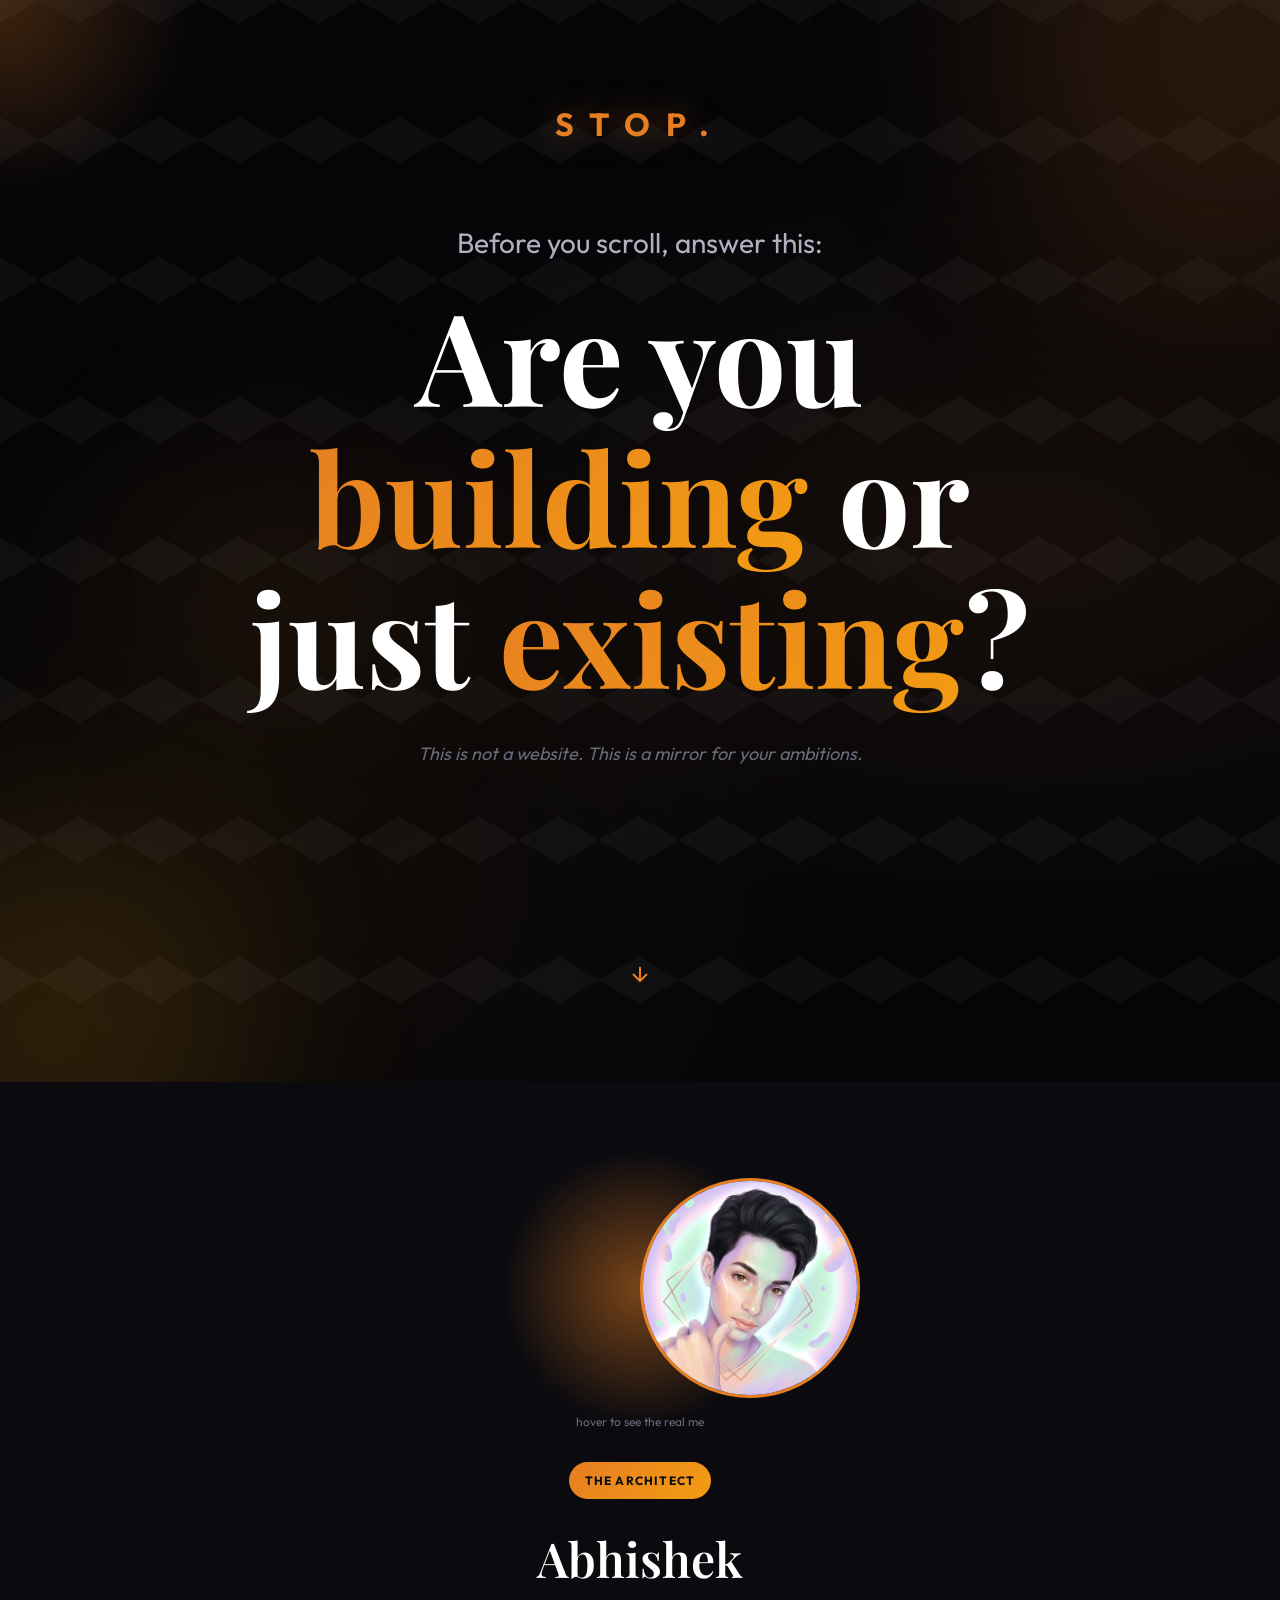
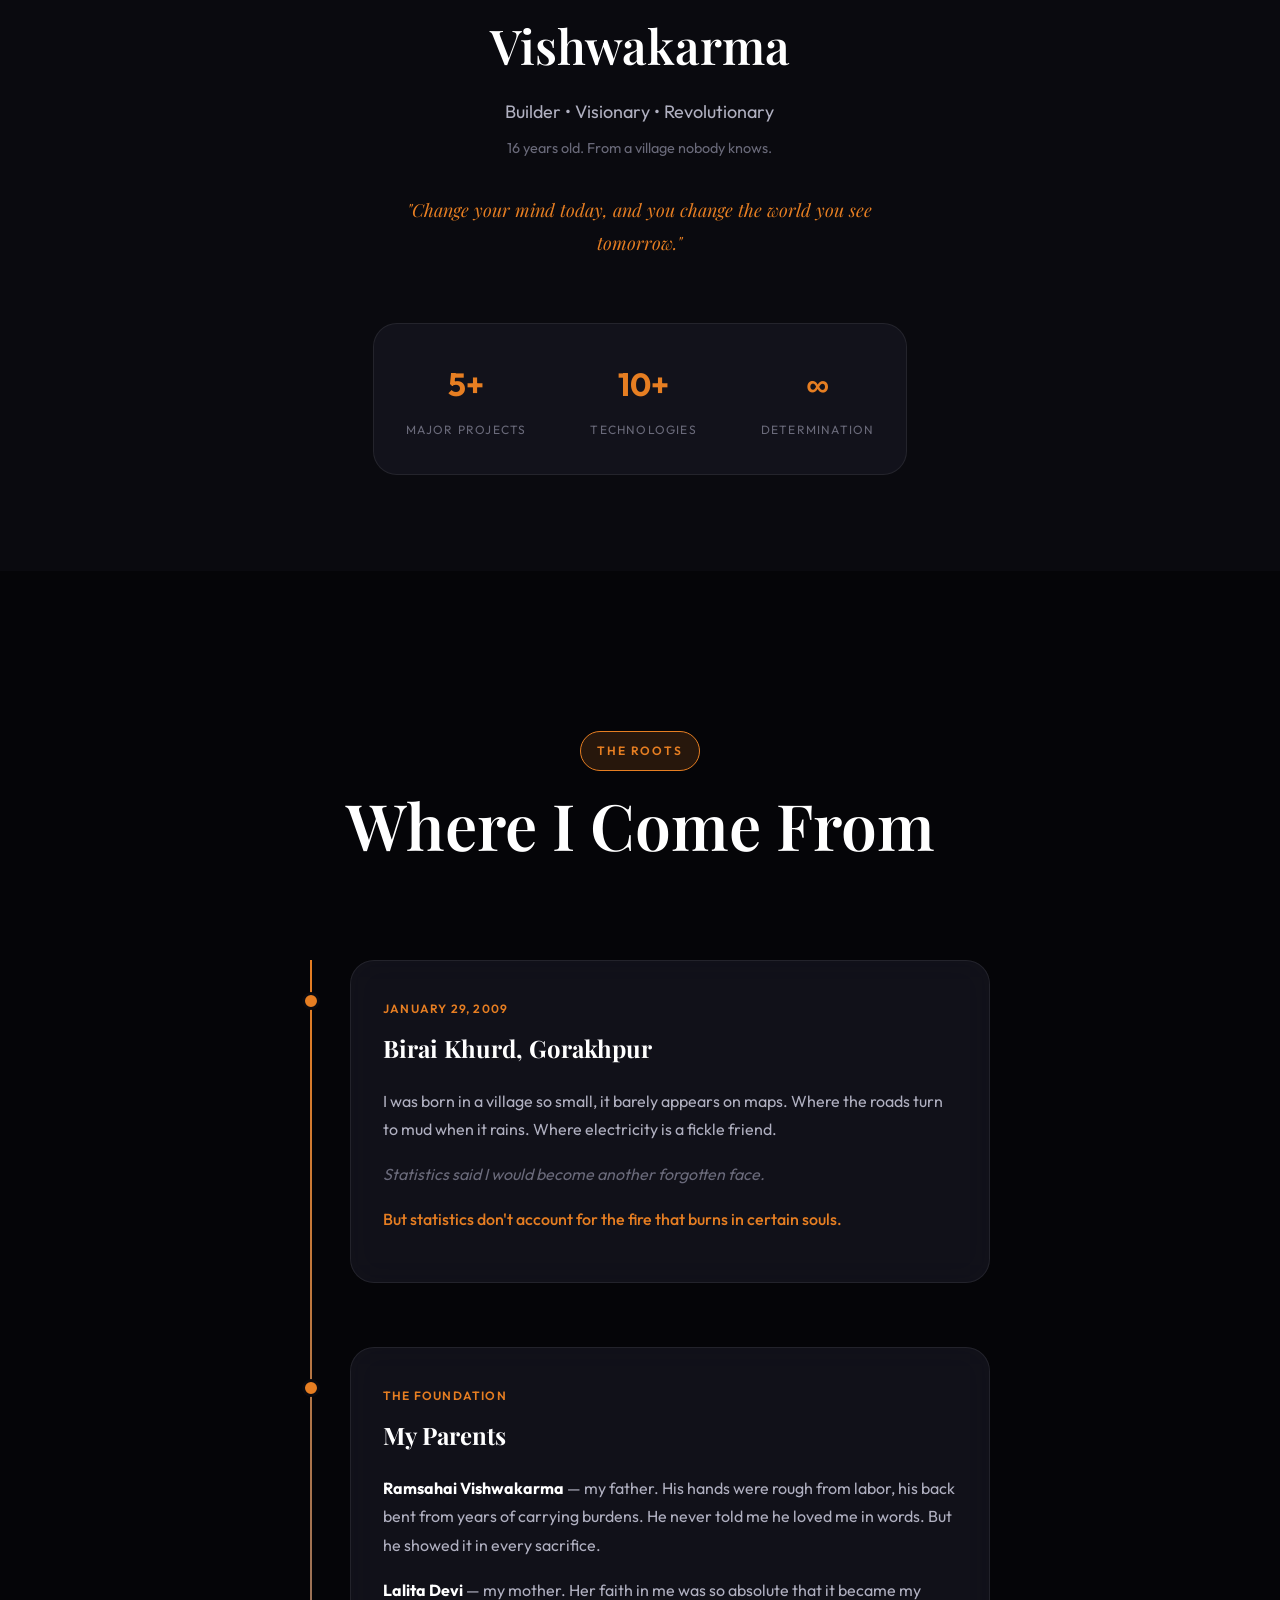
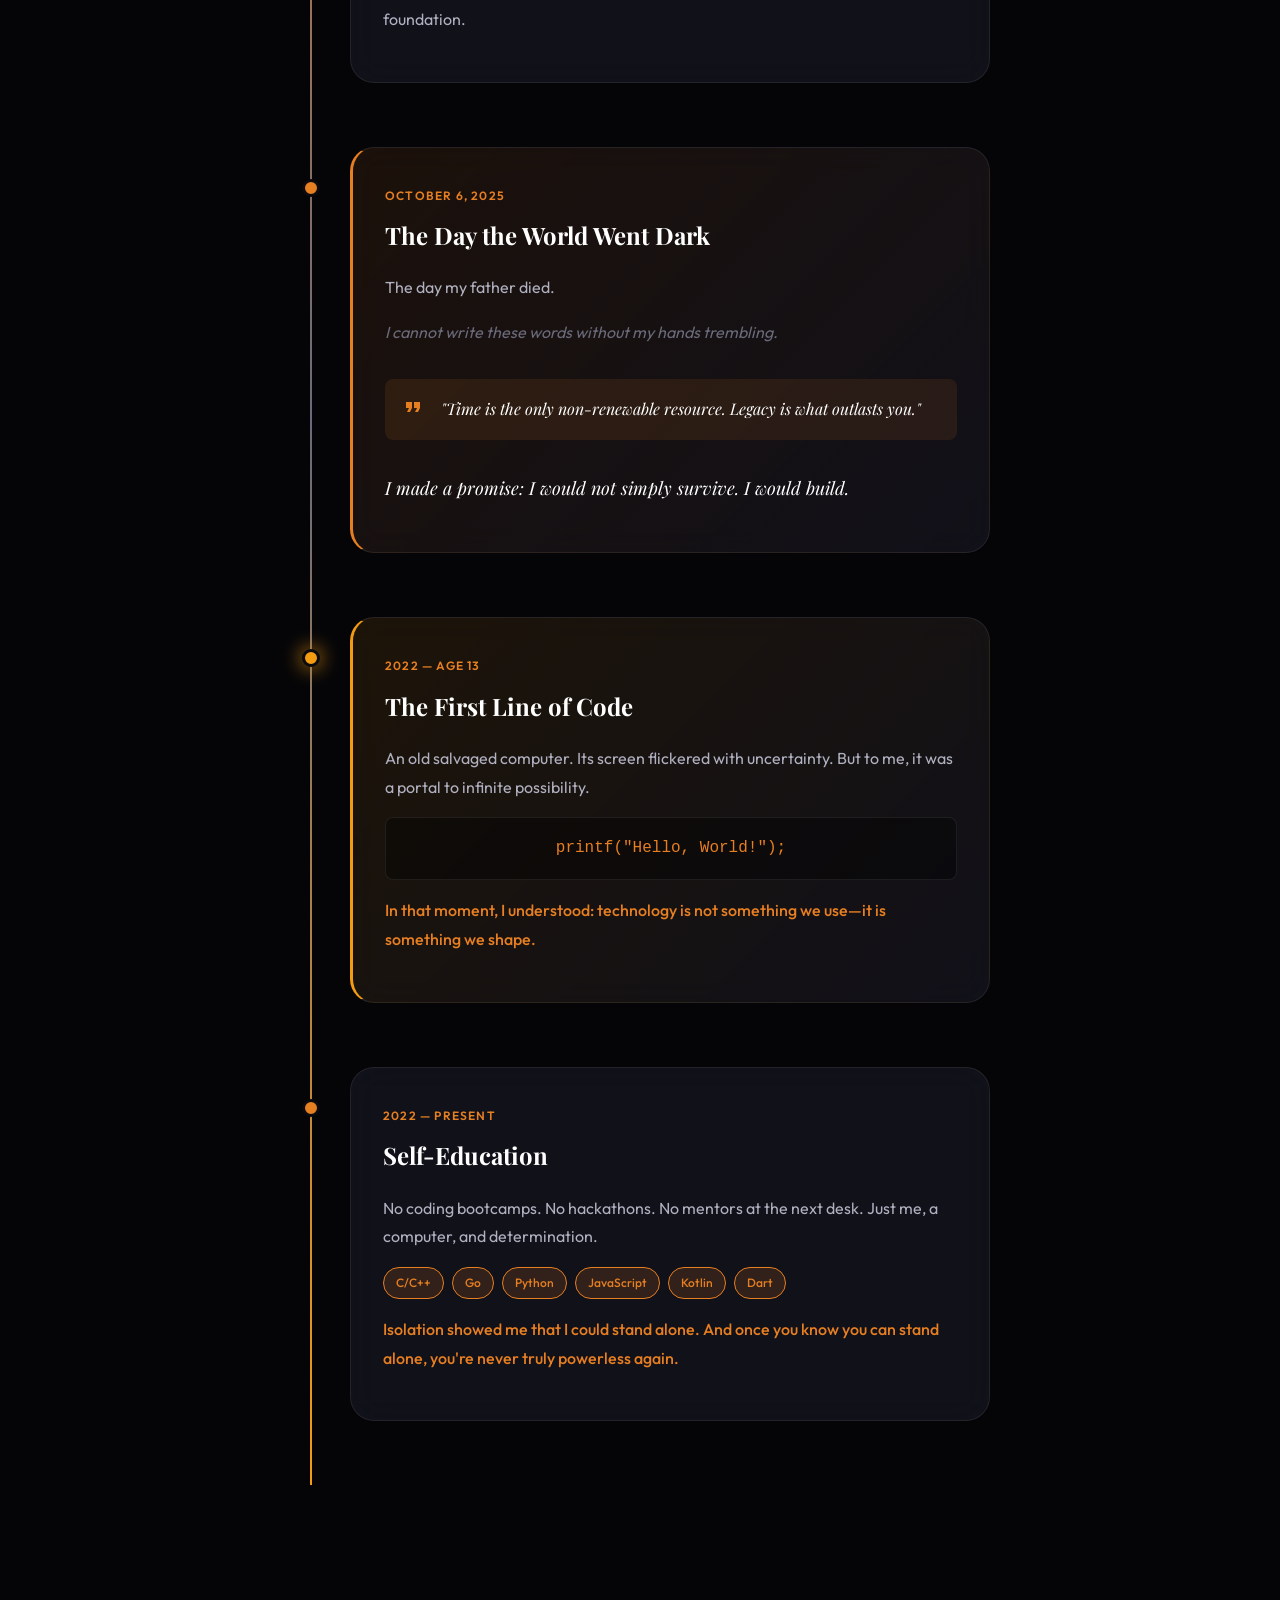
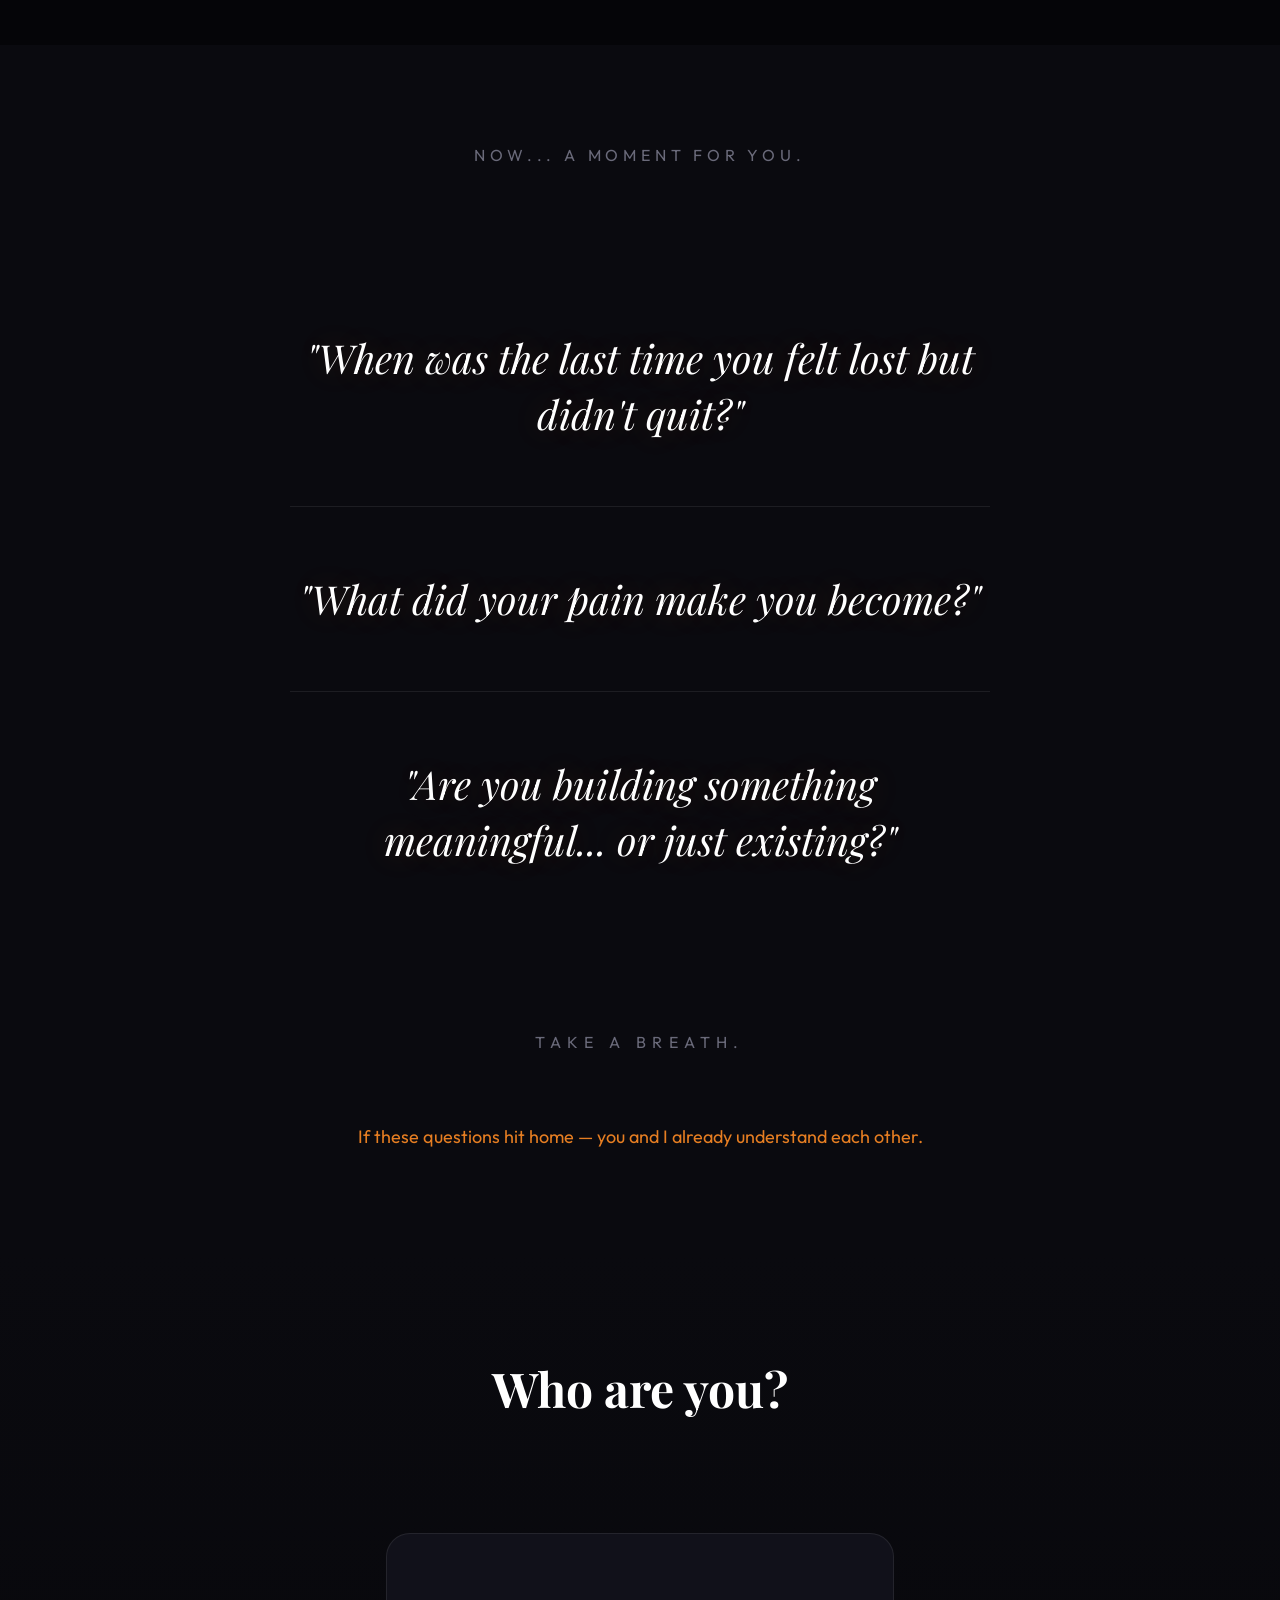
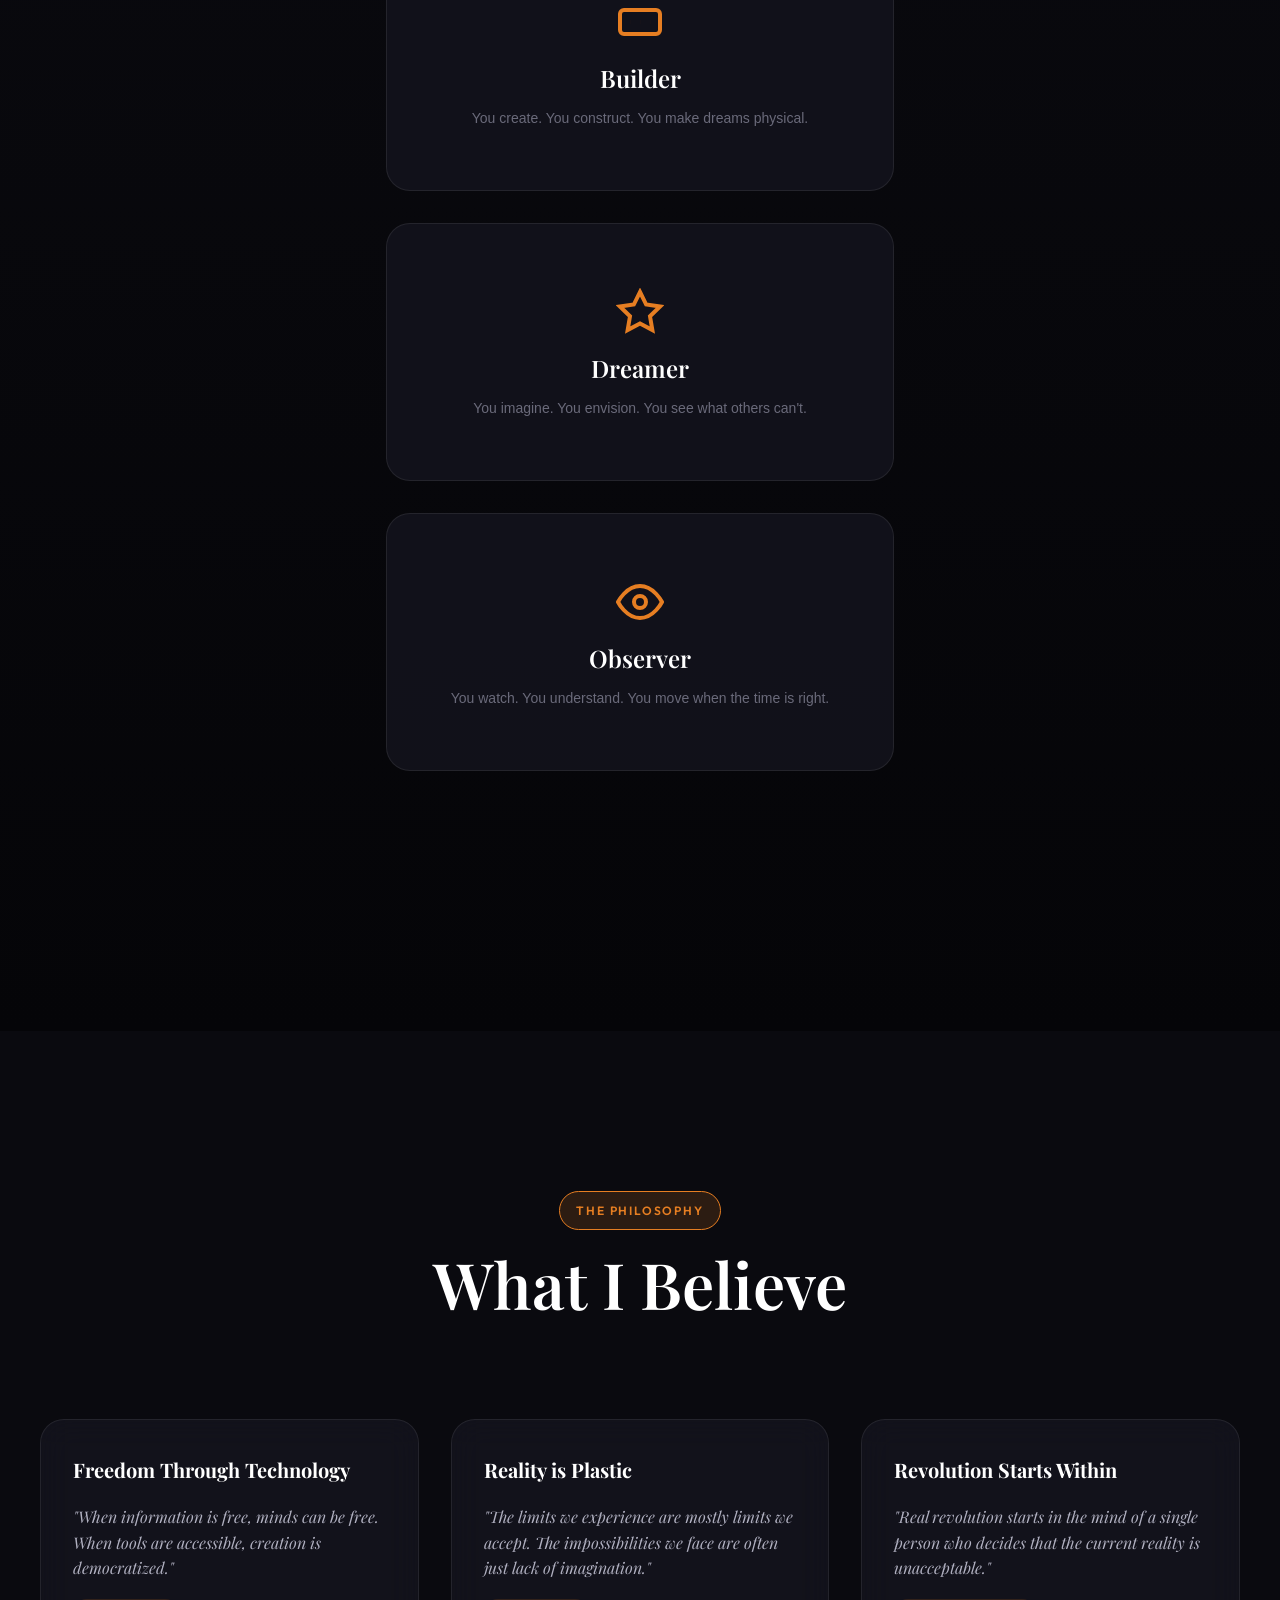
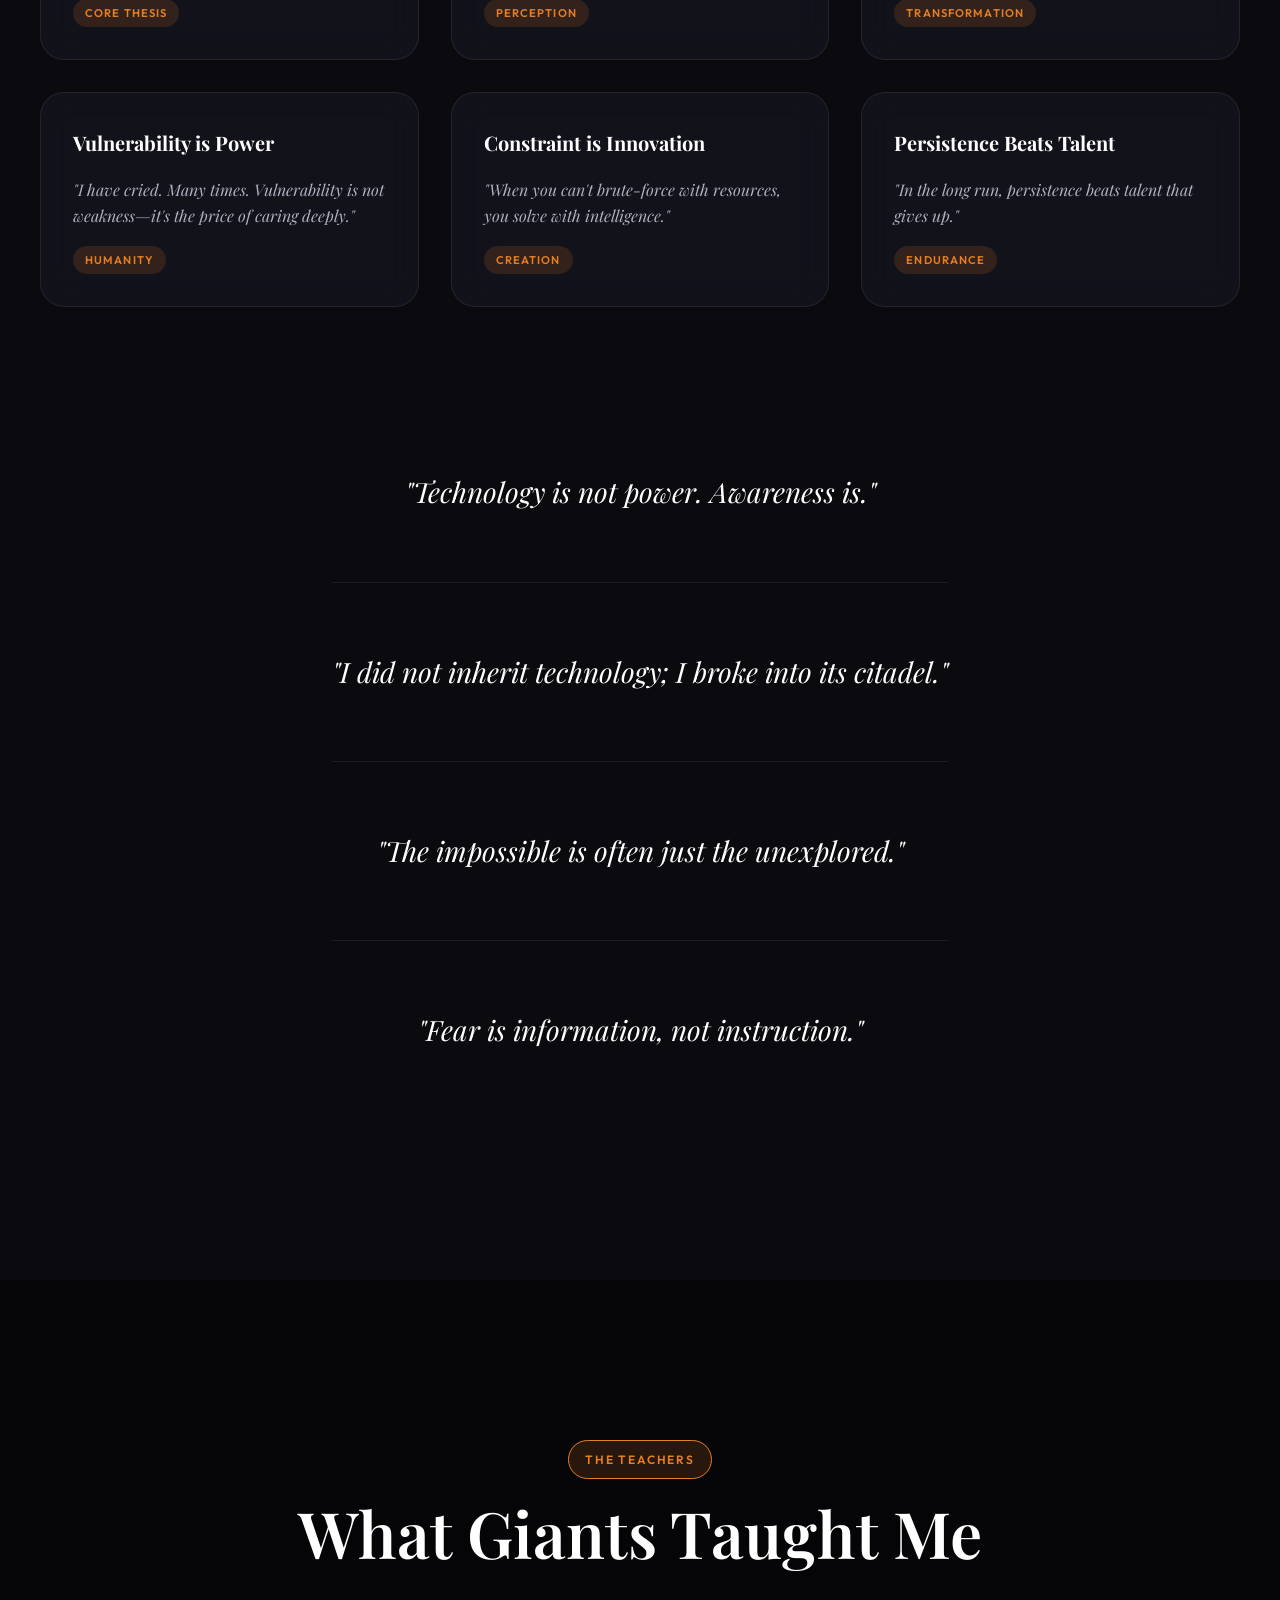
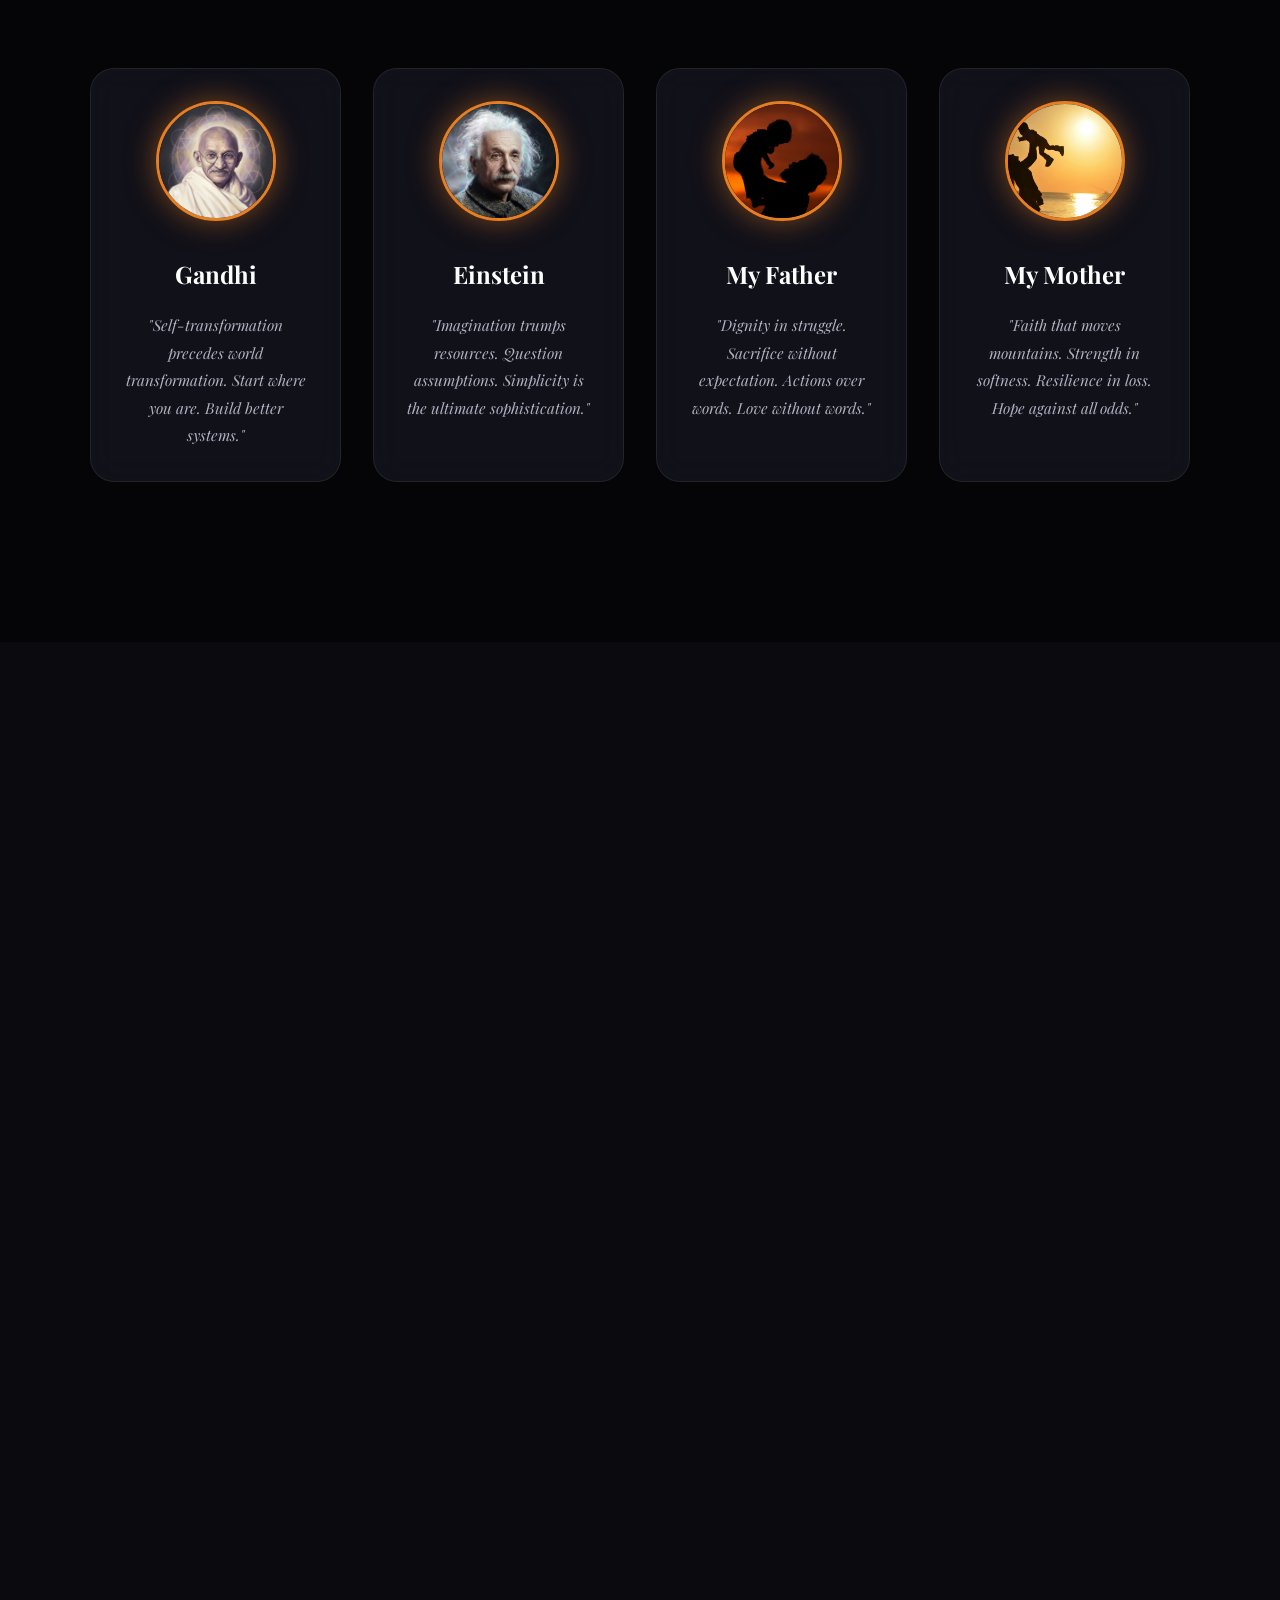
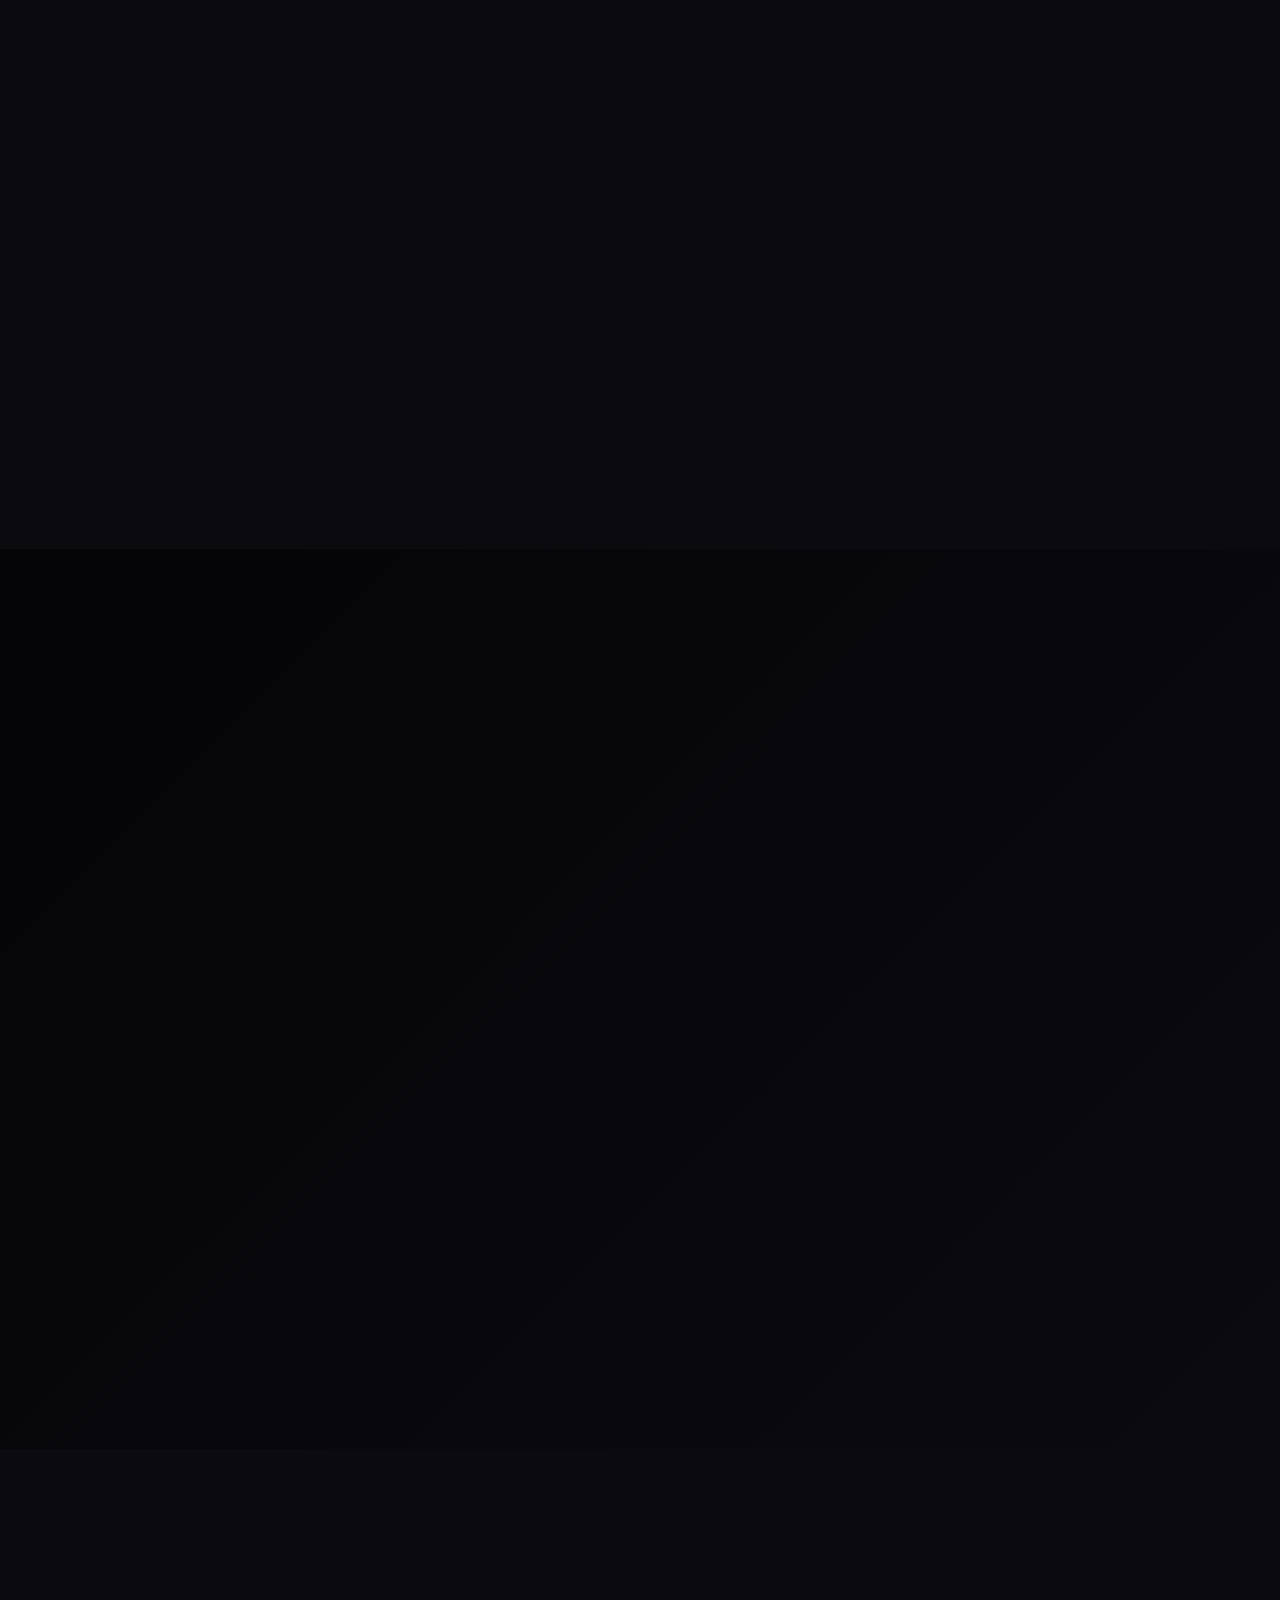
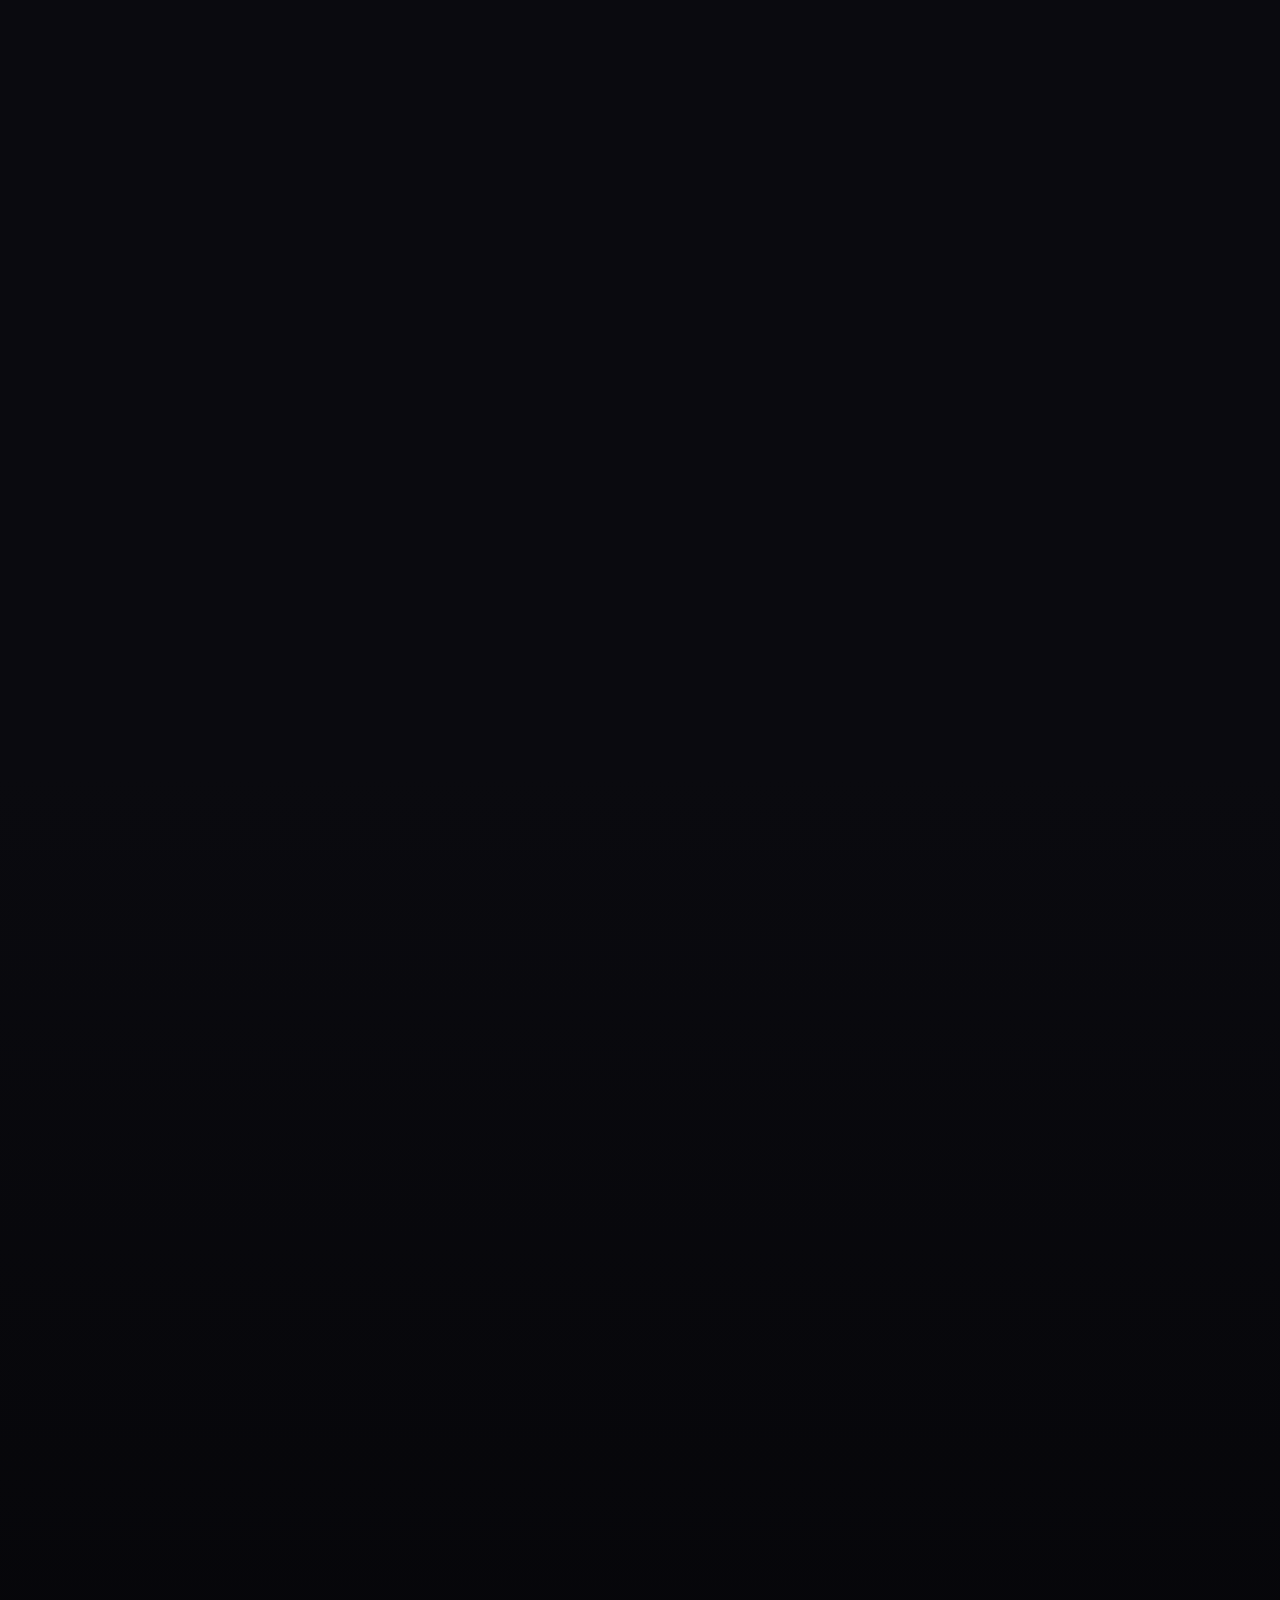
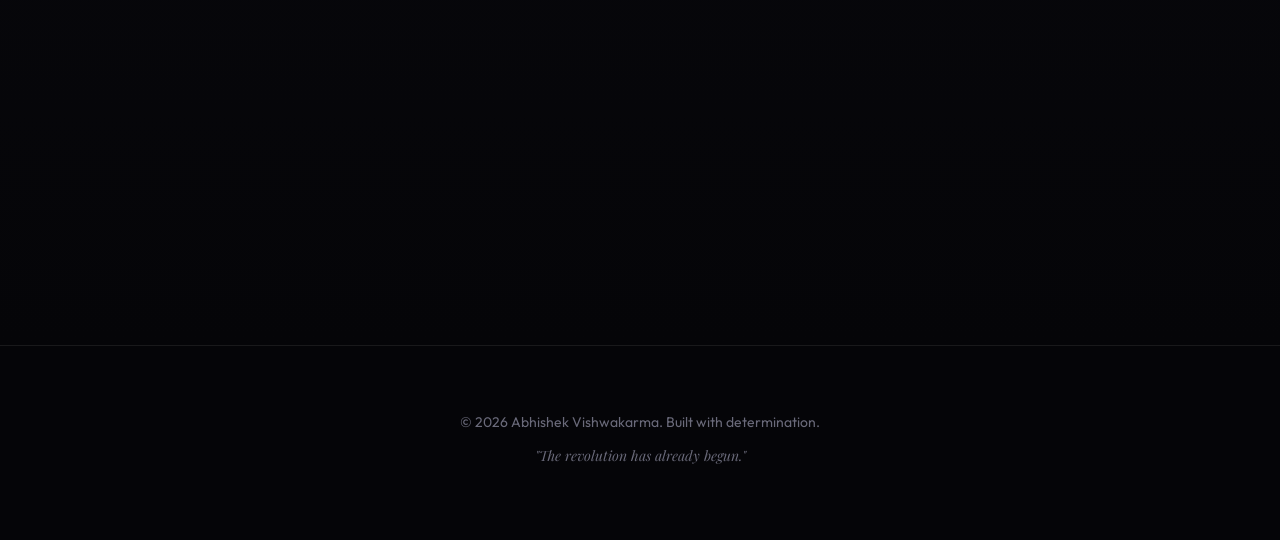
<file: index.html>
<!DOCTYPE html>
<html lang="en">

<head>
    <meta charset="UTF-8">
    <meta name="viewport" content="width=device-width, initial-scale=1.0">
    <meta name="description"
        content="Abhishek Vishwakarma - Builder, Visionary, Revolution Through Technology. A journey from village dreams to digital destiny.">
    <title>The Revolution Within | Abhishek Vishwakarma</title>
    <link rel="preconnect" href="https://fonts.googleapis.com">
    <link rel="preconnect" href="https://fonts.gstatic.com" crossorigin>
    <link
        href="https://fonts.googleapis.com/css2?family=Playfair+Display:ital,wght@0,400;0,500;0,600;0,700;1,400&family=Outfit:wght@300;400;500;600;700&display=swap"
        rel="stylesheet">
    <link rel="stylesheet" href="styles.css">
</head>

<body>
    <!-- SVG Definitions -->
    <svg xmlns="http://www.w3.org/2000/svg" style="display: none;">
        <defs>
            <!-- Home Icon -->
            <symbol id="icon-home" viewBox="0 0 24 24" fill="none" stroke="currentColor" stroke-width="2">
                <path d="M3 9l9-7 9 7v11a2 2 0 0 1-2 2H5a2 2 0 0 1-2-2z" />
                <polyline points="9 22 9 12 15 12 15 22" />
            </symbol>
            <!-- Story Icon -->
            <symbol id="icon-story" viewBox="0 0 24 24" fill="none" stroke="currentColor" stroke-width="2">
                <path d="M4 19.5A2.5 2.5 0 0 1 6.5 17H20" />
                <path d="M6.5 2H20v20H6.5A2.5 2.5 0 0 1 4 19.5v-15A2.5 2.5 0 0 1 6.5 2z" />
            </symbol>
            <!-- Brain/Mind Icon -->
            <symbol id="icon-mind" viewBox="0 0 24 24" fill="none" stroke="currentColor" stroke-width="2">
                <path
                    d="M12 2a4 4 0 0 0-4 4v1a4 4 0 0 0-2 7c0 1.7.5 3.5 2 5 1.5 1.5 3 2 5 2s3.5-.5 5-2c1.5-1.5 2-3.3 2-5a4 4 0 0 0-2-7V6a4 4 0 0 0-4-4z" />
                <path d="M12 2v20" />
                <path d="M8 8h8" />
                <path d="M8 12h8" />
            </symbol>
            <!-- Build/Hammer Icon -->
            <symbol id="icon-build" viewBox="0 0 24 24" fill="none" stroke="currentColor" stroke-width="2">
                <path
                    d="M14.7 6.3a1 1 0 0 0 0 1.4l1.6 1.6a1 1 0 0 0 1.4 0l3.77-3.77a6 6 0 0 1-7.94 7.94l-6.91 6.91a2.12 2.12 0 0 1-3-3l6.91-6.91a6 6 0 0 1 7.94-7.94l-3.76 3.76z" />
            </symbol>
            <!-- Connect/Link Icon -->
            <symbol id="icon-connect" viewBox="0 0 24 24" fill="none" stroke="currentColor" stroke-width="2">
                <path d="M10 13a5 5 0 0 0 7.54.54l3-3a5 5 0 0 0-7.07-7.07l-1.72 1.71" />
                <path d="M14 11a5 5 0 0 0-7.54-.54l-3 3a5 5 0 0 0 7.07 7.07l1.71-1.71" />
            </symbol>
            <!-- Builder Icon -->
            <symbol id="icon-builder" viewBox="0 0 24 24" fill="none" stroke="currentColor" stroke-width="2">
                <rect x="2" y="6" width="20" height="12" rx="2" />
                <path d="M12 12h.01" />
                <path d="M17 12h.01" />
                <path d="M7 12h.01" />
            </symbol>
            <!-- Dreamer/Star Icon -->
            <symbol id="icon-dreamer" viewBox="0 0 24 24" fill="none" stroke="currentColor" stroke-width="2">
                <polygon
                    points="12 2 15.09 8.26 22 9.27 17 14.14 18.18 21.02 12 17.77 5.82 21.02 7 14.14 2 9.27 8.91 8.26 12 2" />
            </symbol>
            <!-- Observer/Eye Icon -->
            <symbol id="icon-observer" viewBox="0 0 24 24" fill="none" stroke="currentColor" stroke-width="2">
                <path d="M1 12s4-8 11-8 11 8 11 8-4 8-11 8-11-8-11-8z" />
                <circle cx="12" cy="12" r="3" />
            </symbol>
            <!-- GitHub Icon -->
            <symbol id="icon-github" viewBox="0 0 24 24" fill="currentColor">
                <path
                    d="M12 0c-6.626 0-12 5.373-12 12 0 5.302 3.438 9.8 8.207 11.387.599.111.793-.261.793-.577v-2.234c-3.338.726-4.033-1.416-4.033-1.416-.546-1.387-1.333-1.756-1.333-1.756-1.089-.745.083-.729.083-.729 1.205.084 1.839 1.237 1.839 1.237 1.07 1.834 2.807 1.304 3.492.997.107-.775.418-1.305.762-1.604-2.665-.305-5.467-1.334-5.467-5.931 0-1.311.469-2.381 1.236-3.221-.124-.303-.535-1.524.117-3.176 0 0 1.008-.322 3.301 1.23.957-.266 1.983-.399 3.003-.404 1.02.005 2.047.138 3.006.404 2.291-1.552 3.297-1.23 3.297-1.23.653 1.653.242 2.874.118 3.176.77.84 1.235 1.911 1.235 3.221 0 4.609-2.807 5.624-5.479 5.921.43.372.823 1.102.823 2.222v3.293c0 .319.192.694.801.576 4.765-1.589 8.199-6.086 8.199-11.386 0-6.627-5.373-12-12-12z" />
            </symbol>
            <!-- LinkedIn Icon -->
            <symbol id="icon-linkedin" viewBox="0 0 24 24" fill="currentColor">
                <path
                    d="M20.447 20.452h-3.554v-5.569c0-1.328-.027-3.037-1.852-3.037-1.853 0-2.136 1.445-2.136 2.939v5.667H9.351V9h3.414v1.561h.046c.477-.9 1.637-1.85 3.37-1.85 3.601 0 4.267 2.37 4.267 5.455v6.286zM5.337 7.433c-1.144 0-2.063-.926-2.063-2.065 0-1.138.92-2.063 2.063-2.063 1.14 0 2.064.925 2.064 2.063 0 1.139-.925 2.065-2.064 2.065zm1.782 13.019H3.555V9h3.564v11.452zM22.225 0H1.771C.792 0 0 .774 0 1.729v20.542C0 23.227.792 24 1.771 24h20.451C23.2 24 24 23.227 24 22.271V1.729C24 .774 23.2 0 22.222 0h.003z" />
            </symbol>
            <!-- Email Icon -->
            <symbol id="icon-email" viewBox="0 0 24 24" fill="none" stroke="currentColor" stroke-width="2">
                <path d="M4 4h16c1.1 0 2 .9 2 2v12c0 1.1-.9 2-2 2H4c-1.1 0-2-.9-2-2V6c0-1.1.9-2 2-2z" />
                <polyline points="22,6 12,13 2,6" />
            </symbol>
            <!-- Peace/Dove Icon (Gandhi) -->
            <symbol id="icon-peace" viewBox="0 0 24 24" fill="none" stroke="currentColor" stroke-width="2">
                <circle cx="12" cy="12" r="10" />
                <line x1="12" y1="2" x2="12" y2="22" />
                <path d="M12 12L5 19" />
                <path d="M12 12L19 19" />
            </symbol>
            <!-- Atom Icon (Einstein) -->
            <symbol id="icon-atom" viewBox="0 0 24 24" fill="none" stroke="currentColor" stroke-width="2">
                <circle cx="12" cy="12" r="2" />
                <ellipse cx="12" cy="12" rx="10" ry="4" transform="rotate(45 12 12)" />
                <ellipse cx="12" cy="12" rx="10" ry="4" transform="rotate(-45 12 12)" />
                <ellipse cx="12" cy="12" rx="10" ry="4" />
            </symbol>
            <!-- Heart Icon (Father) -->
            <symbol id="icon-heart" viewBox="0 0 24 24" fill="none" stroke="currentColor" stroke-width="2">
                <path
                    d="M20.84 4.61a5.5 5.5 0 0 0-7.78 0L12 5.67l-1.06-1.06a5.5 5.5 0 0 0-7.78 7.78l1.06 1.06L12 21.23l7.78-7.78 1.06-1.06a5.5 5.5 0 0 0 0-7.78z" />
            </symbol>
            <!-- Pray/Hope Icon (Mother) -->
            <symbol id="icon-hope" viewBox="0 0 24 24" fill="none" stroke="currentColor" stroke-width="2">
                <path d="M12 2L2 7l10 5 10-5-10-5z" />
                <path d="M2 17l10 5 10-5" />
                <path d="M2 12l10 5 10-5" />
            </symbol>
            <!-- Code Icon -->
            <symbol id="icon-code" viewBox="0 0 24 24" fill="none" stroke="currentColor" stroke-width="2">
                <polyline points="16 18 22 12 16 6" />
                <polyline points="8 6 2 12 8 18" />
            </symbol>
            <!-- AI Brain Icon -->
            <symbol id="icon-ai" viewBox="0 0 24 24" fill="none" stroke="currentColor" stroke-width="2">
                <path d="M12 2a4 4 0 0 1 4 4c0 1.1-.9 2-2 2h-4c-1.1 0-2-.9-2-2a4 4 0 0 1 4-4z" />
                <path d="M9 8v2" />
                <path d="M15 8v2" />
                <path d="M12 10v12" />
                <path d="M8 14h8" />
                <path d="M7 18h10" />
            </symbol>
            <!-- Search Icon -->
            <symbol id="icon-search" viewBox="0 0 24 24" fill="none" stroke="currentColor" stroke-width="2">
                <circle cx="11" cy="11" r="8" />
                <line x1="21" y1="21" x2="16.65" y2="16.65" />
            </symbol>
            <!-- Shield Icon -->
            <symbol id="icon-shield" viewBox="0 0 24 24" fill="none" stroke="currentColor" stroke-width="2">
                <path d="M12 22s8-4 8-10V5l-8-3-8 3v7c0 6 8 10 8 10z" />
            </symbol>
            <!-- Server/OS Icon -->
            <symbol id="icon-server" viewBox="0 0 24 24" fill="none" stroke="currentColor" stroke-width="2">
                <rect x="2" y="2" width="20" height="8" rx="2" ry="2" />
                <rect x="2" y="14" width="20" height="8" rx="2" ry="2" />
                <line x1="6" y1="6" x2="6.01" y2="6" />
                <line x1="6" y1="18" x2="6.01" y2="18" />
            </symbol>
            <!-- Robot Icon -->
            <symbol id="icon-robot" viewBox="0 0 24 24" fill="none" stroke="currentColor" stroke-width="2">
                <rect x="3" y="11" width="18" height="10" rx="2" />
                <circle cx="12" cy="5" r="2" />
                <path d="M12 7v4" />
                <line x1="8" y1="16" x2="8" y2="16" />
                <line x1="16" y1="16" x2="16" y2="16" />
            </symbol>
            <!-- Arrow Down -->
            <symbol id="icon-arrow-down" viewBox="0 0 24 24" fill="none" stroke="currentColor" stroke-width="2">
                <line x1="12" y1="5" x2="12" y2="19" />
                <polyline points="19 12 12 19 5 12" />
            </symbol>
            <!-- Quote Icon -->
            <symbol id="icon-quote" viewBox="0 0 24 24" fill="currentColor">
                <path d="M6 17h3l2-4V7H5v6h3zm8 0h3l2-4V7h-6v6h3z" />
            </symbol>
        </defs>
    </svg>

    <!-- Hypnotic Preloader -->
    <div class="preloader" id="preloader">
        <div class="preloader-scene">
            <div class="preloader-tunnel">
                <div class="tunnel-ring"></div>
                <div class="tunnel-ring"></div>
                <div class="tunnel-ring"></div>
                <div class="tunnel-ring"></div>
            </div>
            <p class="preloader-text">Entering the tunnel...</p>
            <p class="preloader-subtext">Breathe. Let go.</p>
        </div>
    </div>

    <!-- Floating Navigation -->
    <nav class="floating-nav" id="floatingNav">
        <div class="nav-glass">
            <a href="#hero" class="nav-link active" data-section="hero">
                <svg class="nav-icon">
                    <use href="#icon-home" />
                </svg>
                <span>Begin</span>
            </a>
            <a href="#story" class="nav-link" data-section="story">
                <svg class="nav-icon">
                    <use href="#icon-story" />
                </svg>
                <span>Story</span>
            </a>
            <a href="#philosophy" class="nav-link" data-section="philosophy">
                <svg class="nav-icon">
                    <use href="#icon-mind" />
                </svg>
                <span>Mind</span>
            </a>
            <a href="#projects" class="nav-link" data-section="projects">
                <svg class="nav-icon">
                    <use href="#icon-build" />
                </svg>
                <span>Build</span>
            </a>
            <a href="#connect" class="nav-link" data-section="connect">
                <svg class="nav-icon">
                    <use href="#icon-connect" />
                </svg>
                <span>Connect</span>
            </a>
        </div>
    </nav>

    <!-- ===== CHAPTER 1: THE HOOK ===== -->
    <section class="section hero" id="hero">
        <div class="hero-bg">
            <div class="hero-gradient"></div>
            <div class="hero-pattern"></div>
        </div>

        <div class="hero-content">
            <p class="hero-whisper reveal-animate" data-delay="0">STOP.</p>
            <p class="hero-hook reveal-animate" data-delay="1">Before you scroll, answer this:</p>
            <h1 class="hero-statement reveal-animate" data-delay="2">Are you <span class="gradient-text">building</span>
                or just <span class="gradient-text">existing</span>?</h1>
            <p class="hero-subtext reveal-animate" data-delay="3">This is not a website. This is a mirror for your
                ambitions.</p>

            <div class="hero-cta reveal-animate" data-delay="4">
                <a href="#reveal" class="cta-btn primary">Discover My Journey</a>
                <a href="https://github.com/vishwakarmaindustriesabhishek-in" class="cta-btn secondary" target="_blank"
                    rel="noopener">
                    <svg class="cta-icon">
                        <use href="#icon-github" />
                    </svg>
                    <span>View GitHub</span>
                </a>
            </div>

            <div class="hero-scroll reveal-animate" data-delay="5">
                <svg class="scroll-icon">
                    <use href="#icon-arrow-down" />
                </svg>
            </div>
        </div>

        <div class="hero-shapes">
            <div class="shape shape-1"></div>
            <div class="shape shape-2"></div>
            <div class="shape shape-3"></div>
        </div>
    </section>

    <!-- ===== CHAPTER 2: THE REVEAL ===== -->
    <section class="section reveal-section" id="reveal">
        <div class="reveal-container">
            <div class="avatar-wrapper reveal-animate">
                <div class="avatar-glow"></div>
                <img src="assets/avatar.png" alt="Abhishek Avatar" class="avatar-img">
                <img src="assets/Abhishek-1.jpeg" alt="Abhishek Vishwakarma" class="real-photo">
                <p class="hover-hint">hover to see the real me</p>
            </div>
            <div class="reveal-info reveal-animate">
                <span class="label-tag">The Architect</span>
                <h2 class="reveal-name">Abhishek Vishwakarma</h2>
                <p class="reveal-title">Builder • Visionary • Revolutionary</p>
                <p class="reveal-age">16 years old. From a village nobody knows.</p>
                <p class="reveal-quote">"Change your mind today, and you change the world you see tomorrow."</p>
            </div>

            <div class="stats-bar reveal-animate">
                <div class="stat">
                    <span class="stat-number">5+</span>
                    <span class="stat-label">Major Projects</span>
                </div>
                <div class="stat">
                    <span class="stat-number">10+</span>
                    <span class="stat-label">Technologies</span>
                </div>
                <div class="stat">
                    <span class="stat-number">∞</span>
                    <span class="stat-label">Determination</span>
                </div>
            </div>
        </div>
    </section>

    <!-- ===== CHAPTER 3: PAIN BONDING ===== -->
    <section class="section story-section" id="story">
        <div class="section-header reveal-animate">
            <span class="section-label">The Roots</span>
            <h2 class="section-title">Where I Come From</h2>
        </div>

        <div class="story-timeline">
            <div class="timeline-block reveal-animate">
                <div class="timeline-marker"></div>
                <div class="timeline-content glass-card">
                    <span class="timeline-date">January 29, 2009</span>
                    <h3>Birai Khurd, Gorakhpur</h3>
                    <p>I was born in a village so small, it barely appears on maps. Where the roads turn to mud when it
                        rains. Where electricity is a fickle friend.</p>
                    <p class="story-whisper">Statistics said I would become another forgotten face.</p>
                    <p class="story-highlight">But statistics don't account for the fire that burns in certain souls.
                    </p>
                </div>
            </div>

            <div class="timeline-block reveal-animate">
                <div class="timeline-marker"></div>
                <div class="timeline-content glass-card">
                    <span class="timeline-date">The Foundation</span>
                    <h3>My Parents</h3>
                    <p><strong>Ramsahai Vishwakarma</strong> — my father. His hands were rough from labor, his back bent
                        from years of carrying burdens. He never told me he loved me in words. But he showed it in every
                        sacrifice.</p>
                    <p><strong>Lalita Devi</strong> — my mother. Her faith in me was so absolute that it became my
                        foundation.</p>
                </div>
            </div>

            <div class="timeline-block reveal-animate highlight-block">
                <div class="timeline-marker pulse-marker"></div>
                <div class="timeline-content glass-card pain-card">
                    <span class="timeline-date">October 6, 2025</span>
                    <h3>The Day the World Went Dark</h3>
                    <p>The day my father died.</p>
                    <p class="story-whisper">I cannot write these words without my hands trembling.</p>
                    <div class="pain-quote">
                        <svg class="quote-icon">
                            <use href="#icon-quote" />
                        </svg>
                        <p>"Time is the only non-renewable resource. Legacy is what outlasts you."</p>
                    </div>
                    <p class="promise-text"><em>I made a promise: I would not simply survive. I would build.</em></p>
                </div>
            </div>

            <div class="timeline-block reveal-animate">
                <div class="timeline-marker glow-marker"></div>
                <div class="timeline-content glass-card awakening-card">
                    <span class="timeline-date">2022 — Age 13</span>
                    <h3>The First Line of Code</h3>
                    <p>An old salvaged computer. Its screen flickered with uncertainty. But to me, it was a portal to
                        infinite possibility.</p>
                    <code class="code-display">printf("Hello, World!");</code>
                    <p class="story-highlight">In that moment, I understood: technology is not something we use—it is
                        something we shape.</p>
                </div>
            </div>

            <div class="timeline-block reveal-animate">
                <div class="timeline-marker"></div>
                <div class="timeline-content glass-card">
                    <span class="timeline-date">2022 — Present</span>
                    <h3>Self-Education</h3>
                    <p>No coding bootcamps. No hackathons. No mentors at the next desk. Just me, a computer, and
                        determination.</p>
                    <div class="skills-flow">
                        <span class="skill-tag">C/C++</span>
                        <span class="skill-tag">Go</span>
                        <span class="skill-tag">Python</span>
                        <span class="skill-tag">JavaScript</span>
                        <span class="skill-tag">Kotlin</span>
                        <span class="skill-tag">Dart</span>
                    </div>
                    <p class="story-highlight">Isolation showed me that I could stand alone. And once you know you can
                        stand alone, you're never truly powerless again.</p>
                </div>
            </div>
        </div>
    </section>

    <!-- ===== CHAPTER 4: MIRROR EFFECT ===== -->
    <section class="section mirror-section" id="mirror">
        <div class="mirror-container">
            <p class="mirror-intro reveal-animate">Now... a moment for you.</p>

            <div class="mirror-questions">
                <div class="mirror-question-block reveal-animate">
                    <p class="mirror-question">"When was the last time you felt lost but didn't quit?"</p>
                </div>
                <div class="mirror-question-block reveal-animate">
                    <p class="mirror-question">"What did your pain make you become?"</p>
                </div>
                <div class="mirror-question-block reveal-animate">
                    <p class="mirror-question">"Are you building something meaningful... or just existing?"</p>
                </div>
            </div>

            <div class="mirror-pause reveal-animate">
                <p>Take a breath.</p>
            </div>

            <p class="mirror-note reveal-animate">If these questions hit home — you and I already understand each other.
            </p>
        </div>
    </section>

    <!-- ===== CHAPTER 5: IDENTITY ACTIVATION ===== -->
    <section class="section identity-section" id="identity">
        <div class="identity-container">
            <h2 class="identity-title reveal-animate">Who are you?</h2>
            <p class="identity-subtitle reveal-animate">Choose your nature. There is no wrong answer.</p>

            <div class="identity-choices reveal-animate">
                <button class="identity-btn" data-type="builder">
                    <svg class="identity-icon">
                        <use href="#icon-builder" />
                    </svg>
                    <span class="btn-label">Builder</span>
                    <span class="btn-desc">You create. You construct. You make dreams physical.</span>
                </button>
                <button class="identity-btn" data-type="dreamer">
                    <svg class="identity-icon">
                        <use href="#icon-dreamer" />
                    </svg>
                    <span class="btn-label">Dreamer</span>
                    <span class="btn-desc">You imagine. You envision. You see what others can't.</span>
                </button>
                <button class="identity-btn" data-type="observer">
                    <svg class="identity-icon">
                        <use href="#icon-observer" />
                    </svg>
                    <span class="btn-label">Observer</span>
                    <span class="btn-desc">You watch. You understand. You move when the time is right.</span>
                </button>
            </div>

            <div class="identity-result" id="identityResult">
                <p class="result-text" id="resultText"></p>
                <p class="result-follow" id="resultFollow"></p>
            </div>
        </div>
    </section>

    <!-- ===== CHAPTER 6: PHILOSOPHY ===== -->
    <section class="section philosophy-section" id="philosophy">
        <div class="section-header reveal-animate">
            <span class="section-label">The Philosophy</span>
            <h2 class="section-title">What I Believe</h2>
        </div>

        <div class="philosophy-grid">
            <div class="philosophy-card glass-card reveal-animate">
                <h3>Freedom Through Technology</h3>
                <p>"When information is free, minds can be free. When tools are accessible, creation is democratized."
                </p>
                <span class="philosophy-tag">Core Thesis</span>
            </div>

            <div class="philosophy-card glass-card reveal-animate">
                <h3>Reality is Plastic</h3>
                <p>"The limits we experience are mostly limits we accept. The impossibilities we face are often just
                    lack of imagination."</p>
                <span class="philosophy-tag">Perception</span>
            </div>

            <div class="philosophy-card glass-card reveal-animate">
                <h3>Revolution Starts Within</h3>
                <p>"Real revolution starts in the mind of a single person who decides that the current reality is
                    unacceptable."</p>
                <span class="philosophy-tag">Transformation</span>
            </div>

            <div class="philosophy-card glass-card reveal-animate">
                <h3>Vulnerability is Power</h3>
                <p>"I have cried. Many times. Vulnerability is not weakness—it's the price of caring deeply."</p>
                <span class="philosophy-tag">Humanity</span>
            </div>

            <div class="philosophy-card glass-card reveal-animate">
                <h3>Constraint is Innovation</h3>
                <p>"When you can't brute-force with resources, you solve with intelligence."</p>
                <span class="philosophy-tag">Creation</span>
            </div>

            <div class="philosophy-card glass-card reveal-animate">
                <h3>Persistence Beats Talent</h3>
                <p>"In the long run, persistence beats talent that gives up."</p>
                <span class="philosophy-tag">Endurance</span>
            </div>
        </div>

        <div class="wisdom-flow reveal-animate">
            <div class="wisdom-line">
                <p class="wisdom-quote">"Technology is not power. Awareness is."</p>
            </div>
            <div class="wisdom-line">
                <p class="wisdom-quote">"I did not inherit technology; I broke into its citadel."</p>
            </div>
            <div class="wisdom-line">
                <p class="wisdom-quote">"The impossible is often just the unexplored."</p>
            </div>
            <div class="wisdom-line">
                <p class="wisdom-quote">"Fear is information, not instruction."</p>
            </div>
        </div>
    </section>

    <!-- ===== CHAPTER 7: LESSONS FROM GIANTS ===== -->
    <section class="section lessons-section" id="lessons">
        <div class="section-header reveal-animate">
            <span class="section-label">The Teachers</span>
            <h2 class="section-title">What Giants Taught Me</h2>
        </div>

        <div class="lessons-grid">
            <div class="lesson-card glass-card reveal-animate">
                <div class="lesson-avatar">
                    <img src="assets/gandhi.png" alt="Gandhi" class="lesson-img">
                </div>
                <h3>Gandhi</h3>
                <p>"Self-transformation precedes world transformation. Start where you are. Build better systems."</p>
            </div>
            <div class="lesson-card glass-card reveal-animate">
                <div class="lesson-avatar">
                    <img src="assets/einstein.png" alt="Einstein" class="lesson-img">
                </div>
                <h3>Einstein</h3>
                <p>"Imagination trumps resources. Question assumptions. Simplicity is the ultimate sophistication."</p>
            </div>
            <div class="lesson-card glass-card reveal-animate">
                <div class="lesson-avatar">
                    <img src="assets/father.png" alt="My Father" class="lesson-img">
                </div>
                <h3>My Father</h3>
                <p>"Dignity in struggle. Sacrifice without expectation. Actions over words. Love without words."</p>
            </div>
            <div class="lesson-card glass-card reveal-animate">
                <div class="lesson-avatar">
                    <img src="assets/mother.png" alt="My Mother" class="lesson-img">
                </div>
                <h3>My Mother</h3>
                <p>"Faith that moves mountains. Strength in softness. Resilience in loss. Hope against all odds."</p>
            </div>
        </div>
    </section>

    <!-- ===== CHAPTER 8: PROJECTS ===== -->
    <section class="section projects-section" id="projects">
        <div class="section-header reveal-animate">
            <span class="section-label">The Work</span>
            <h2 class="section-title">What I Build</h2>
            <p class="section-subtitle">Not products. Philosophies made executable.</p>
        </div>

        <div class="projects-showcase">
            <div class="project-card glass-card reveal-animate">
                <div class="project-icon">
                    <svg>
                        <use href="#icon-ai" />
                    </svg>
                </div>
                <div class="project-header">
                    <h3 class="project-name">NeuroX & Vishwakarma AI</h3>
                    <span class="project-badge">AI</span>
                </div>
                <p class="project-question">"What if AI could understand not just words, but the silence between them?"
                </p>
                <p class="project-desc">AI systems built in a village room. Innovation doesn't require permission.</p>
            </div>

            <div class="project-card glass-card reveal-animate">
                <div class="project-icon">
                    <svg>
                        <use href="#icon-search" />
                    </svg>
                </div>
                <div class="project-header">
                    <h3 class="project-name">Vishwakarma Express</h3>
                    <span class="project-badge">Search</span>
                </div>
                <p class="project-question">"The internet is drowning in information but starving for truth."</p>
                <p class="project-desc">A search engine that prioritizes relevance over revenue.</p>
            </div>

            <div class="project-card glass-card reveal-animate">
                <div class="project-icon">
                    <svg>
                        <use href="#icon-shield" />
                    </svg>
                </div>
                <div class="project-header">
                    <h3 class="project-name">vOrbit Browser</h3>
                    <span class="project-badge">Privacy</span>
                </div>
                <p class="project-question">"Privacy is not a feature—it's a fundamental right."</p>
                <p class="project-desc">A browser that serves the navigator, not the tracker.</p>
            </div>

            <div class="project-card glass-card reveal-animate">
                <div class="project-icon">
                    <svg>
                        <use href="#icon-server" />
                    </svg>
                </div>
                <div class="project-header">
                    <h3 class="project-name">NeuroX OS & Vishwakarma OS</h3>
                    <span class="project-badge">OS</span>
                </div>
                <p class="project-question">"To build an operating system is to define the laws of a digital universe."
                </p>
                <p class="project-desc">Proof that a teenager can define his own reality.</p>
            </div>

            <div class="project-card glass-card reveal-animate">
                <div class="project-icon">
                    <svg>
                        <use href="#icon-robot" />
                    </svg>
                </div>
                <div class="project-header">
                    <h3 class="project-name">NeuroX & Vishwakarma Robot</h3>
                    <span class="project-badge">Robotics</span>
                </div>
                <p class="project-question">"Code manifest as motion. The closest I've felt to magic."</p>
                <p class="project-desc">Built with salvaged parts and pure determination.</p>
            </div>
        </div>

        <div class="projects-statement reveal-animate">
            <p class="statement-text">All built in a village room.</p>
            <p class="statement-text">No funding. No team. Zero budget.</p>
            <p class="statement-highlight">Just vision and the refusal to quit.</p>
        </div>
    </section>

    <!-- ===== CHAPTER 9: THE VISION ===== -->
    <section class="section vision-section" id="vision">
        <div class="vision-container">
            <h2 class="vision-title reveal-animate">The World I'm Building</h2>

            <div class="vision-statements">
                <p class="vision-statement reveal-animate">A world where technology <span
                        class="vision-highlight">liberates</span> rather than enslaves.</p>
                <p class="vision-statement reveal-animate">Where a child in rural India has the same access as a student
                    at MIT.</p>
                <p class="vision-statement reveal-animate">Where privacy is protected by <span
                        class="vision-highlight">architecture</span>, not policy.</p>
                <p class="vision-statement reveal-animate">Where power is <span
                        class="vision-highlight">distributed</span>, not concentrated.</p>
            </div>

            <div class="vision-call reveal-animate">
                <p class="call-text">"This is not idealism. This is pragmatic necessity."</p>
            </div>
        </div>
    </section>

    <!-- ===== CHAPTER 10: THE CONNECTION ===== -->
    <section class="section connect-section" id="connect">
        <div class="connect-container">
            <div class="connect-photo reveal-animate">
                <img src="assets/Abhishek-2.jpeg" alt="Abhishek Vishwakarma" class="connect-img">
                <div class="photo-ring"></div>
                <div class="photo-ring ring-2"></div>
            </div>

            <div class="connect-content">
                <p class="connect-statement reveal-animate">I am building something meaningful.</p>
                <p class="connect-invite reveal-animate">If it resonates, walk with me.</p>
                <p class="connect-whisper reveal-animate">Not as a follower. As a fellow builder.</p>

                <div class="social-links reveal-animate">
                    <a href="https://github.com/vishwakarmaindustriesabhishek-in" class="social-btn" target="_blank"
                        rel="noopener">
                        <svg class="social-icon">
                            <use href="#icon-github" />
                        </svg>
                        <span>GitHub</span>
                    </a>
                    <a href="https://www.linkedin.com/in/abhishek-vishwakarma-b82a22330/" class="social-btn"
                        target="_blank" rel="noopener">
                        <svg class="social-icon">
                            <use href="#icon-linkedin" />
                        </svg>
                        <span>LinkedIn</span>
                    </a>
                    <a href="mailto:abhishekvishwakarma8630@gmail.com" class="social-btn">
                        <svg class="social-icon">
                            <use href="#icon-email" />
                        </svg>
                        <span>Email</span>
                    </a>
                </div>
            </div>
        </div>
    </section>

    <!-- ===== CHAPTER 11: THE EXIT ===== -->
    <section class="section exit-section" id="exit">
        <div class="exit-container">
            <p class="exit-text reveal-animate">Not everyone will understand this.</p>
            <p class="exit-text dim reveal-animate">That's okay.</p>

            <div class="exit-spacer"></div>

            <p class="exit-whisper reveal-animate">This is for those who felt something.</p>

            <div class="exit-spacer"></div>

            <h2 class="exit-name reveal-animate">I am Abhishek Vishwakarma.</h2>
            <p class="exit-tagline reveal-animate">And I am just getting started.</p>

            <div class="exit-signature reveal-animate">
                <span>Revolt. Rebuild. Reimagine.</span>
            </div>

            <div class="exit-origin reveal-animate">
                <p>Birai Khurd, Uruwa Bazar, Gorakhpur</p>
                <p>PIN 273407</p>
            </div>

            <div class="exit-final reveal-animate">
                <p class="final-question">What will you build?</p>
            </div>
        </div>
    </section>

    <!-- Footer -->
    <footer class="footer">
        <p>© 2026 Abhishek Vishwakarma. Built with determination.</p>
        <p class="footer-quote">"The revolution has already begun."</p>
    </footer>

    <script src="script.js"></script>
</body>

</html>
</file>
<file: styles.css>
/* ===================================
   ULTIMATE PSYCHOLOGICAL DARK THEME
   Mind-Control Portfolio Design
   =================================== */

/* CSS Variables - Dark Professional Palette */
:root {
    /* Dark Colors */
    --bg-dark: #0a0a0f;
    --bg-darker: #050508;
    --bg-card: rgba(20, 20, 30, 0.8);
    --bg-card-hover: rgba(30, 30, 45, 0.9);

    /* Accent Colors - Warm & Powerful */
    --accent-primary: #e67e22;
    --accent-secondary: #f39c12;
    --accent-glow: rgba(230, 126, 34, 0.5);
    --accent-soft: rgba(230, 126, 34, 0.15);

    /* Text Colors */
    --text-primary: #ffffff;
    --text-secondary: #b0b0c0;
    --text-muted: #6a6a7a;
    --text-whisper: #4a4a5a;

    /* Glass Effect */
    --glass-bg: rgba(255, 255, 255, 0.03);
    --glass-border: rgba(255, 255, 255, 0.08);
    --glass-shadow: 0 8px 32px rgba(0, 0, 0, 0.4);

    /* Gradients */
    --gradient-accent: linear-gradient(135deg, #e67e22, #f39c12);
    --gradient-dark: linear-gradient(135deg, #1a1a2a, #0a0a15);
    --gradient-glow: radial-gradient(ellipse at center, rgba(230, 126, 34, 0.1) 0%, transparent 70%);

    /* Typography */
    --font-display: 'Playfair Display', Georgia, serif;
    --font-body: 'Outfit', -apple-system, BlinkMacSystemFont, sans-serif;

    /* Spacing */
    --space-xs: 0.5rem;
    --space-sm: 1rem;
    --space-md: 2rem;
    --space-lg: 4rem;
    --space-xl: 6rem;
    --space-xxl: 10rem;

    /* Transitions */
    --transition-fast: 0.3s ease;
    --transition-medium: 0.6s cubic-bezier(0.4, 0, 0.2, 1);
    --transition-slow: 1s cubic-bezier(0.4, 0, 0.2, 1);

    /* Border Radius */
    --radius-sm: 8px;
    --radius-md: 16px;
    --radius-lg: 24px;
    --radius-xl: 32px;
    --radius-full: 50%;
}

/* Reset & Base */
*,
*::before,
*::after {
    margin: 0;
    padding: 0;
    box-sizing: border-box;
}

html {
    scroll-behavior: smooth;
    font-size: 16px;
}

body {
    font-family: var(--font-body);
    background: var(--bg-dark);
    color: var(--text-primary);
    line-height: 1.8;
    overflow-x: hidden;
    min-height: 100vh;
    -webkit-font-smoothing: antialiased;
}

::selection {
    background: var(--accent-primary);
    color: var(--text-primary);
}

/* ===================================
   HYPNOTIC PRELOADER
   =================================== */
.preloader {
    position: fixed;
    inset: 0;
    background: var(--bg-darker);
    display: flex;
    align-items: center;
    justify-content: center;
    z-index: 9999;
    transition: opacity 1.2s ease, visibility 1.2s ease;
}

.preloader.hidden {
    opacity: 0;
    visibility: hidden;
}

.preloader-scene {
    text-align: center;
}

.preloader-tunnel {
    position: relative;
    width: 120px;
    height: 120px;
    margin: 0 auto var(--space-lg);
}

.tunnel-ring {
    position: absolute;
    inset: 0;
    border: 2px solid var(--accent-primary);
    border-radius: var(--radius-full);
    opacity: 0;
    animation: tunnelPulse 2s ease-out infinite;
}

.tunnel-ring:nth-child(1) {
    animation-delay: 0s;
}

.tunnel-ring:nth-child(2) {
    animation-delay: 0.5s;
}

.tunnel-ring:nth-child(3) {
    animation-delay: 1s;
}

.tunnel-ring:nth-child(4) {
    animation-delay: 1.5s;
}

@keyframes tunnelPulse {
    0% {
        transform: scale(0.3);
        opacity: 1;
    }

    100% {
        transform: scale(1.5);
        opacity: 0;
    }
}

.preloader-text {
    font-family: var(--font-display);
    font-size: 1.5rem;
    color: var(--text-secondary);
    font-style: italic;
    margin-bottom: var(--space-xs);
}

.preloader-subtext {
    font-size: 0.9rem;
    color: var(--text-muted);
    letter-spacing: 0.3em;
    text-transform: uppercase;
}

/* ===================================
   FLOATING NAVIGATION
   =================================== */
.floating-nav {
    position: fixed;
    top: var(--space-md);
    left: 50%;
    transform: translateX(-50%);
    z-index: 1000;
    opacity: 0;
    transition: opacity var(--transition-medium);
}

.floating-nav.visible {
    opacity: 1;
}

.nav-glass {
    display: flex;
    gap: var(--space-xs);
    padding: var(--space-xs) var(--space-sm);
    background: var(--bg-card);
    backdrop-filter: blur(20px);
    -webkit-backdrop-filter: blur(20px);
    border: 1px solid var(--glass-border);
    border-radius: var(--radius-xl);
    box-shadow: var(--glass-shadow);
}

.nav-link {
    display: flex;
    align-items: center;
    gap: 6px;
    padding: var(--space-xs) var(--space-sm);
    color: var(--text-muted);
    text-decoration: none;
    font-size: 0.875rem;
    font-weight: 500;
    border-radius: var(--radius-lg);
    transition: all var(--transition-fast);
}

.nav-link:hover,
.nav-link.active {
    color: var(--accent-primary);
    background: var(--accent-soft);
}

.nav-icon {
    width: 16px;
    height: 16px;
}

/* ===================================
   SECTION BASE
   =================================== */
.section {
    min-height: 100vh;
    display: flex;
    flex-direction: column;
    align-items: center;
    justify-content: center;
    padding: var(--space-xl) var(--space-md);
    position: relative;
}

.section-header {
    text-align: center;
    margin-bottom: var(--space-xl);
}

.section-label {
    display: inline-block;
    padding: var(--space-xs) var(--space-sm);
    background: var(--accent-soft);
    border: 1px solid var(--accent-primary);
    border-radius: var(--radius-lg);
    font-size: 0.75rem;
    font-weight: 600;
    text-transform: uppercase;
    letter-spacing: 0.15em;
    color: var(--accent-primary);
    margin-bottom: var(--space-sm);
}

.section-title {
    font-family: var(--font-display);
    font-size: clamp(2.5rem, 6vw, 4rem);
    font-weight: 600;
    color: var(--text-primary);
    line-height: 1.2;
}

.section-subtitle {
    font-size: 1.125rem;
    color: var(--text-secondary);
    margin-top: var(--space-sm);
}

/* ===================================
   HERO SECTION
   =================================== */
.hero {
    position: relative;
    overflow: hidden;
    background: var(--bg-darker);
}

.hero-bg {
    position: absolute;
    inset: 0;
    z-index: 0;
}

.hero-gradient {
    position: absolute;
    inset: 0;
    background:
        radial-gradient(ellipse at 80% 50%, rgba(230, 126, 34, 0.08) 0%, transparent 50%),
        radial-gradient(ellipse at 20% 80%, rgba(243, 156, 18, 0.05) 0%, transparent 40%);
}

.hero-pattern {
    position: absolute;
    inset: 0;
    opacity: 0.03;
    background-image:
        linear-gradient(30deg, #fff 12%, transparent 12.5%, transparent 87%, #fff 87.5%, #fff),
        linear-gradient(150deg, #fff 12%, transparent 12.5%, transparent 87%, #fff 87.5%, #fff),
        linear-gradient(30deg, #fff 12%, transparent 12.5%, transparent 87%, #fff 87.5%, #fff),
        linear-gradient(150deg, #fff 12%, transparent 12.5%, transparent 87%, #fff 87.5%, #fff);
    background-size: 80px 140px;
}

.hero-content {
    position: relative;
    z-index: 2;
    text-align: center;
    max-width: 900px;
}

.hero-whisper {
    font-size: 2rem;
    color: var(--accent-primary);
    font-weight: 700;
    letter-spacing: 0.5em;
    text-transform: uppercase;
    margin-bottom: var(--space-lg);
    text-shadow: 0 0 30px var(--accent-glow);
}

.hero-hook {
    font-size: clamp(1.25rem, 3vw, 1.75rem);
    color: var(--text-secondary);
    margin-bottom: var(--space-sm);
}

.hero-statement {
    font-family: var(--font-display);
    font-size: clamp(3rem, 10vw, 8rem);
    font-weight: 700;
    color: var(--text-primary);
    line-height: 1.1;
    margin-bottom: var(--space-md);
}

.gradient-text {
    background: var(--gradient-accent);
    -webkit-background-clip: text;
    -webkit-text-fill-color: transparent;
    background-clip: text;
}

.hero-subtext {
    font-size: 1.125rem;
    color: var(--text-muted);
    font-style: italic;
    margin-bottom: var(--space-lg);
}

/* Hero CTA Buttons */
.hero-cta {
    display: flex;
    justify-content: center;
    gap: var(--space-sm);
    margin-bottom: var(--space-lg);
    flex-wrap: wrap;
}

.cta-btn {
    display: inline-flex;
    align-items: center;
    gap: 8px;
    padding: var(--space-sm) var(--space-md);
    font-family: var(--font-body);
    font-size: 1rem;
    font-weight: 600;
    text-decoration: none;
    border-radius: var(--radius-md);
    transition: all var(--transition-fast);
    cursor: pointer;
    border: none;
}

.cta-btn.primary {
    background: var(--gradient-accent);
    color: var(--bg-dark);
    box-shadow: 0 4px 20px var(--accent-glow);
}

.cta-btn.primary:hover {
    transform: translateY(-3px);
    box-shadow: 0 8px 30px var(--accent-glow);
}

.cta-btn.secondary {
    background: transparent;
    color: var(--text-primary);
    border: 1px solid var(--glass-border);
}

.cta-btn.secondary:hover {
    border-color: var(--accent-primary);
    background: var(--accent-soft);
}

.cta-icon {
    width: 18px;
    height: 18px;
}

.hero-scroll {
    display: flex;
    flex-direction: column;
    align-items: center;
    gap: var(--space-sm);
    color: var(--text-muted);
    font-size: 0.875rem;
}

.scroll-icon {
    width: 24px;
    height: 24px;
    color: var(--accent-primary);
    animation: scrollBounce 2s ease infinite;
}

@keyframes scrollBounce {

    0%,
    100% {
        transform: translateY(0);
    }

    50% {
        transform: translateY(10px);
    }
}

/* Hero Shapes */
.hero-shapes {
    position: absolute;
    inset: 0;
    overflow: hidden;
    pointer-events: none;
    z-index: 1;
}

.shape {
    position: absolute;
    border-radius: var(--radius-full);
    background: var(--accent-primary);
    filter: blur(100px);
    opacity: 0.15;
}

.shape-1 {
    width: 500px;
    height: 500px;
    top: -200px;
    right: -200px;
}

.shape-2 {
    width: 400px;
    height: 400px;
    bottom: -150px;
    left: -150px;
    background: var(--accent-secondary);
}

.shape-3 {
    width: 300px;
    height: 300px;
    top: 40%;
    left: 10%;
    opacity: 0.08;
}

/* ===================================
   GLASS CARD
   =================================== */
.glass-card {
    background: var(--bg-card);
    backdrop-filter: blur(16px);
    -webkit-backdrop-filter: blur(16px);
    border: 1px solid var(--glass-border);
    border-radius: var(--radius-lg);
    padding: var(--space-md);
    transition: all var(--transition-medium);
}

.glass-card:hover {
    background: var(--bg-card-hover);
    border-color: rgba(230, 126, 34, 0.3);
    transform: translateY(-4px);
    box-shadow: 0 20px 40px rgba(0, 0, 0, 0.4), 0 0 30px var(--accent-soft);
}

/* ===================================
   REVEAL SECTION
   =================================== */
.reveal-section {
    background: var(--bg-dark);
}

.reveal-container {
    display: flex;
    flex-direction: column;
    align-items: center;
    gap: var(--space-lg);
    text-align: center;
    max-width: 700px;
}

.avatar-wrapper {
    position: relative;
    width: 220px;
    height: 220px;
}

.avatar-glow {
    position: absolute;
    inset: -30px;
    background: radial-gradient(circle, var(--accent-glow) 0%, transparent 70%);
    border-radius: var(--radius-full);
    animation: glowPulse 4s ease-in-out infinite;
}

@keyframes glowPulse {

    0%,
    100% {
        opacity: 0.6;
        transform: scale(1);
    }

    50% {
        opacity: 1;
        transform: scale(1.1);
    }
}

.avatar-img,
.real-photo {
    position: absolute;
    width: 100%;
    height: 100%;
    object-fit: cover;
    border-radius: var(--radius-full);
    border: 3px solid var(--accent-primary);
    transition: all var(--transition-medium);
}

.avatar-img {
    z-index: 2;
}

.real-photo {
    z-index: 1;
    opacity: 0;
}

.avatar-wrapper:hover .avatar-img {
    opacity: 0;
    transform: scale(0.95);
}

.avatar-wrapper:hover .real-photo {
    opacity: 1;
    transform: scale(1.02);
}

.hover-hint {
    position: absolute;
    bottom: -35px;
    left: 50%;
    transform: translateX(-50%);
    font-size: 0.75rem;
    color: var(--text-muted);
    white-space: nowrap;
}

.reveal-info {
    max-width: 500px;
}

.label-tag {
    display: inline-block;
    padding: var(--space-xs) var(--space-sm);
    background: var(--gradient-accent);
    border-radius: var(--radius-lg);
    color: var(--bg-dark);
    font-size: 0.75rem;
    font-weight: 700;
    text-transform: uppercase;
    letter-spacing: 0.1em;
    margin-bottom: var(--space-sm);
}

.reveal-name {
    font-family: var(--font-display);
    font-size: clamp(2rem, 5vw, 3rem);
    font-weight: 600;
    color: var(--text-primary);
    margin-bottom: var(--space-xs);
}

.reveal-title {
    font-size: 1.125rem;
    color: var(--text-secondary);
    margin-bottom: var(--space-xs);
}

.reveal-age {
    font-size: 0.9rem;
    color: var(--text-muted);
    margin-bottom: var(--space-md);
}

.reveal-quote {
    font-family: var(--font-display);
    font-style: italic;
    font-size: 1.125rem;
    color: var(--accent-primary);
}

/* Stats Bar */
.stats-bar {
    display: flex;
    gap: var(--space-lg);
    padding: var(--space-md);
    background: var(--bg-card);
    border: 1px solid var(--glass-border);
    border-radius: var(--radius-lg);
}

.stat {
    text-align: center;
}

.stat-number {
    display: block;
    font-size: 2rem;
    font-weight: 700;
    color: var(--accent-primary);
}

.stat-label {
    font-size: 0.75rem;
    color: var(--text-muted);
    text-transform: uppercase;
    letter-spacing: 0.1em;
}

/* ===================================
   STORY SECTION
   =================================== */
.story-section {
    background: var(--bg-darker);
    padding: var(--space-xxl) var(--space-md);
}

.story-timeline {
    position: relative;
    max-width: 700px;
    width: 100%;
}

.story-timeline::before {
    content: '';
    position: absolute;
    left: 20px;
    top: 0;
    bottom: 0;
    width: 2px;
    background: linear-gradient(180deg, var(--accent-primary), var(--text-muted), var(--accent-secondary));
}

.timeline-block {
    position: relative;
    padding-left: 60px;
    margin-bottom: var(--space-lg);
}

.timeline-marker {
    position: absolute;
    left: 12px;
    top: var(--space-md);
    width: 18px;
    height: 18px;
    background: var(--accent-primary);
    border-radius: var(--radius-full);
    border: 3px solid var(--bg-dark);
}

.pulse-marker {
    animation: markerPulse 2s ease-in-out infinite;
}

@keyframes markerPulse {

    0%,
    100% {
        box-shadow: 0 0 0 0 var(--accent-glow);
    }

    50% {
        box-shadow: 0 0 0 12px transparent;
    }
}

.glow-marker {
    background: var(--accent-secondary);
    box-shadow: 0 0 20px var(--accent-secondary);
}

.timeline-content {
    text-align: left;
}

.timeline-date {
    display: inline-block;
    font-size: 0.75rem;
    font-weight: 600;
    color: var(--accent-primary);
    text-transform: uppercase;
    letter-spacing: 0.1em;
    margin-bottom: var(--space-xs);
}

.timeline-content h3 {
    font-family: var(--font-display);
    font-size: 1.5rem;
    color: var(--text-primary);
    margin-bottom: var(--space-sm);
}

.timeline-content p {
    color: var(--text-secondary);
    margin-bottom: var(--space-sm);
}

.timeline-content strong {
    color: var(--text-primary);
}

.story-whisper {
    color: var(--text-muted) !important;
    font-style: italic;
}

.story-highlight {
    color: var(--accent-primary) !important;
    font-weight: 500;
}

.pain-card {
    background: linear-gradient(135deg, rgba(230, 126, 34, 0.1), rgba(20, 20, 30, 0.8));
    border-left: 3px solid var(--accent-primary);
}

.pain-quote {
    display: flex;
    align-items: flex-start;
    gap: var(--space-sm);
    margin: var(--space-md) 0;
    padding: var(--space-sm);
    background: rgba(230, 126, 34, 0.1);
    border-radius: var(--radius-sm);
}

.quote-icon {
    width: 24px;
    height: 24px;
    color: var(--accent-primary);
    flex-shrink: 0;
}

.pain-quote p {
    font-family: var(--font-display);
    font-style: italic;
    color: var(--text-primary) !important;
    margin: 0 !important;
}

.promise-text {
    font-family: var(--font-display);
    font-size: 1.125rem;
    color: var(--text-primary) !important;
}

.awakening-card {
    background: linear-gradient(135deg, rgba(243, 156, 18, 0.1), rgba(20, 20, 30, 0.8));
    border-left: 3px solid var(--accent-secondary);
}

.code-display {
    display: block;
    margin: var(--space-sm) 0;
    padding: var(--space-sm) var(--space-md);
    background: rgba(0, 0, 0, 0.4);
    border-radius: var(--radius-sm);
    font-family: 'Fira Code', 'Courier New', monospace;
    font-size: 1rem;
    color: var(--accent-primary);
    text-align: center;
    border: 1px solid var(--glass-border);
}

.skills-flow {
    display: flex;
    flex-wrap: wrap;
    gap: var(--space-xs);
    margin: var(--space-sm) 0;
}

.skill-tag {
    padding: 4px 12px;
    background: var(--accent-soft);
    border: 1px solid var(--accent-primary);
    border-radius: var(--radius-md);
    font-size: 0.75rem;
    font-weight: 500;
    color: var(--accent-primary);
}

/* ===================================
   MIRROR SECTION
   =================================== */
.mirror-section {
    background: var(--bg-dark);
    text-align: center;
}

.mirror-container {
    max-width: 700px;
}

.mirror-intro {
    font-size: 1rem;
    color: var(--text-muted);
    text-transform: uppercase;
    letter-spacing: 0.3em;
    margin-bottom: var(--space-xl);
}

.mirror-questions {
    margin-bottom: var(--space-xl);
}

.mirror-question-block {
    padding: var(--space-lg) 0;
    border-bottom: 1px solid var(--glass-border);
}

.mirror-question-block:last-child {
    border-bottom: none;
}

.mirror-question {
    font-family: var(--font-display);
    font-size: clamp(1.5rem, 4vw, 2.5rem);
    font-style: italic;
    color: var(--text-primary);
    line-height: 1.4;
}

.mirror-pause {
    margin: var(--space-lg) 0;
}

.mirror-pause p {
    font-size: 1rem;
    color: var(--text-muted);
    letter-spacing: 0.4em;
    text-transform: uppercase;
}

.mirror-note {
    font-size: 1.125rem;
    color: var(--accent-primary);
}

/* ===================================
   IDENTITY SECTION
   =================================== */
.identity-section {
    background: linear-gradient(180deg, var(--bg-dark) 0%, var(--bg-darker) 100%);
}

.identity-container {
    text-align: center;
    max-width: 1000px;
}

.identity-title {
    font-family: var(--font-display);
    font-size: clamp(2rem, 5vw, 3rem);
    color: var(--text-primary);
    margin-bottom: var(--space-xs);
}

.identity-subtitle {
    color: var(--text-secondary);
    margin-bottom: var(--space-lg);
}

.identity-choices {
    display: grid;
    grid-template-columns: repeat(auto-fit, minmax(280px, 1fr));
    gap: var(--space-md);
    margin-bottom: var(--space-lg);
}

.identity-btn {
    display: flex;
    flex-direction: column;
    align-items: center;
    gap: var(--space-sm);
    padding: var(--space-lg);
    background: var(--bg-card);
    border: 1px solid var(--glass-border);
    border-radius: var(--radius-lg);
    cursor: pointer;
    transition: all var(--transition-medium);
    text-align: center;
}

.identity-btn:hover {
    background: var(--bg-card-hover);
    border-color: var(--accent-primary);
    transform: translateY(-4px);
}

.identity-btn.selected {
    border-color: var(--accent-primary);
    background: var(--accent-soft);
    box-shadow: 0 0 40px var(--accent-glow);
}

.identity-icon {
    width: 48px;
    height: 48px;
    color: var(--accent-primary);
}

.btn-label {
    font-family: var(--font-display);
    font-size: 1.5rem;
    font-weight: 600;
    color: var(--text-primary);
}

.btn-desc {
    font-size: 0.875rem;
    color: var(--text-muted);
}

.identity-result {
    min-height: 100px;
    display: flex;
    flex-direction: column;
    align-items: center;
    justify-content: center;
    gap: var(--space-sm);
    opacity: 0;
    transform: translateY(20px);
    transition: all var(--transition-medium);
}

.identity-result.visible {
    opacity: 1;
    transform: translateY(0);
}

.result-text {
    font-family: var(--font-display);
    font-size: 1.25rem;
    font-style: italic;
    color: var(--accent-primary);
    max-width: 600px;
}

.result-follow {
    font-size: 0.9rem;
    color: var(--text-muted);
}

/* ===================================
   PHILOSOPHY SECTION
   =================================== */
.philosophy-section {
    background: var(--bg-dark);
    padding: var(--space-xxl) var(--space-md);
}

.philosophy-grid {
    display: grid;
    grid-template-columns: repeat(auto-fit, minmax(320px, 1fr));
    gap: var(--space-md);
    max-width: 1200px;
    margin-bottom: var(--space-xl);
}

.philosophy-card {
    text-align: left;
}

.philosophy-card h3 {
    font-family: var(--font-display);
    font-size: 1.25rem;
    color: var(--text-primary);
    margin-bottom: var(--space-sm);
}

.philosophy-card p {
    font-family: var(--font-display);
    font-style: italic;
    color: var(--text-secondary);
    line-height: 1.6;
    margin-bottom: var(--space-sm);
}

.philosophy-tag {
    display: inline-block;
    padding: 4px 12px;
    background: var(--accent-soft);
    border-radius: var(--radius-md);
    font-size: 0.7rem;
    font-weight: 600;
    text-transform: uppercase;
    letter-spacing: 0.1em;
    color: var(--accent-primary);
}

/* Wisdom Flow */
.wisdom-flow {
    max-width: 800px;
    text-align: center;
}

.wisdom-line {
    padding: var(--space-lg) 0;
    border-bottom: 1px solid var(--glass-border);
}

.wisdom-line:last-child {
    border-bottom: none;
}

.wisdom-quote {
    font-family: var(--font-display);
    font-size: clamp(1.25rem, 3vw, 1.75rem);
    font-style: italic;
    color: var(--text-primary);
}

/* ===================================
   LESSONS SECTION
   =================================== */
.lessons-section {
    background: var(--bg-darker);
    padding: var(--space-xxl) var(--space-md);
}

.lessons-grid {
    display: grid;
    grid-template-columns: repeat(auto-fit, minmax(250px, 1fr));
    gap: var(--space-md);
    max-width: 1100px;
}

.lesson-card {
    text-align: center;
}

.lesson-avatar {
    width: 120px;
    height: 120px;
    margin: 0 auto var(--space-md);
    border-radius: var(--radius-full);
    overflow: hidden;
    border: 3px solid var(--accent-primary);
    box-shadow: 0 0 30px var(--accent-glow);
}

.lesson-img {
    width: 100%;
    height: 100%;
    object-fit: cover;
}

.lesson-card h3 {
    font-family: var(--font-display);
    font-size: 1.5rem;
    color: var(--text-primary);
    margin-bottom: var(--space-sm);
}

.lesson-card p {
    font-family: var(--font-display);
    font-style: italic;
    color: var(--text-secondary);
    font-size: 0.95rem;
}

/* ===================================
   PROJECTS SECTION
   =================================== */
.projects-section {
    background: var(--bg-dark);
    padding: var(--space-xxl) var(--space-md);
}

.projects-showcase {
    display: grid;
    grid-template-columns: repeat(auto-fit, minmax(320px, 1fr));
    gap: var(--space-md);
    max-width: 1200px;
    margin-bottom: var(--space-xl);
}

.project-card {
    text-align: left;
    position: relative;
    overflow: hidden;
}

.project-icon {
    margin-bottom: var(--space-sm);
}

.project-icon svg {
    width: 40px;
    height: 40px;
    color: var(--accent-primary);
}

.project-header {
    display: flex;
    justify-content: space-between;
    align-items: flex-start;
    margin-bottom: var(--space-sm);
}

.project-name {
    font-family: var(--font-display);
    font-size: 1.25rem;
    color: var(--text-primary);
}

.project-badge {
    padding: 4px 10px;
    background: var(--gradient-accent);
    border-radius: var(--radius-md);
    color: var(--bg-dark);
    font-size: 0.7rem;
    font-weight: 700;
    text-transform: uppercase;
}

.project-question {
    font-family: var(--font-display);
    font-style: italic;
    color: var(--accent-primary);
    margin-bottom: var(--space-sm);
}

.project-desc {
    color: var(--text-secondary);
    font-size: 0.9375rem;
}

.projects-statement {
    text-align: center;
    max-width: 500px;
}

.statement-text {
    font-size: 1.125rem;
    color: var(--text-muted);
    margin-bottom: var(--space-xs);
}

.statement-highlight {
    font-family: var(--font-display);
    font-size: 1.25rem;
    font-style: italic;
    color: var(--accent-primary);
    margin-top: var(--space-sm);
}

/* ===================================
   VISION SECTION
   =================================== */
.vision-section {
    background: linear-gradient(135deg, var(--bg-darker), var(--bg-dark));
    position: relative;
}

.vision-container {
    text-align: center;
    max-width: 700px;
}

.vision-title {
    font-family: var(--font-display);
    font-size: clamp(2rem, 5vw, 3rem);
    color: var(--text-primary);
    margin-bottom: var(--space-lg);
}

.vision-statements {
    margin-bottom: var(--space-lg);
}

.vision-statement {
    font-size: clamp(1.125rem, 2.5vw, 1.5rem);
    color: var(--text-secondary);
    margin-bottom: var(--space-md);
    line-height: 1.6;
}

.vision-highlight {
    color: var(--accent-primary);
    font-weight: 600;
}

.vision-call {
    padding: var(--space-md);
    background: var(--bg-card);
    border: 1px solid var(--glass-border);
    border-radius: var(--radius-lg);
}

.call-text {
    font-family: var(--font-display);
    font-size: 1.25rem;
    font-style: italic;
    color: var(--text-primary);
}

/* ===================================
   CONNECT SECTION
   =================================== */
.connect-section {
    background: var(--bg-dark);
    padding: var(--space-xxl) var(--space-md);
}

.connect-container {
    display: flex;
    flex-direction: column;
    align-items: center;
    gap: var(--space-lg);
    text-align: center;
}

.connect-photo {
    position: relative;
    width: 200px;
    height: 200px;
}

.connect-img {
    width: 100%;
    height: 100%;
    object-fit: cover;
    border-radius: var(--radius-full);
    border: 3px solid var(--accent-primary);
}

.photo-ring {
    position: absolute;
    inset: -12px;
    border: 2px solid var(--accent-primary);
    border-radius: var(--radius-full);
    animation: ringPulse 3s ease-in-out infinite;
}

.ring-2 {
    inset: -24px;
    border-color: rgba(230, 126, 34, 0.3);
    animation-delay: -1.5s;
}

@keyframes ringPulse {

    0%,
    100% {
        transform: scale(1);
        opacity: 0.4;
    }

    50% {
        transform: scale(1.05);
        opacity: 0.8;
    }
}

.connect-content {
    max-width: 500px;
}

.connect-statement {
    font-family: var(--font-display);
    font-size: clamp(1.5rem, 4vw, 2.25rem);
    color: var(--text-primary);
    margin-bottom: var(--space-sm);
}

.connect-invite {
    font-size: 1.25rem;
    color: var(--accent-primary);
    margin-bottom: var(--space-xs);
}

.connect-whisper {
    font-size: 0.9rem;
    color: var(--text-muted);
    font-style: italic;
    margin-bottom: var(--space-lg);
}

.social-links {
    display: flex;
    justify-content: center;
    gap: var(--space-sm);
    flex-wrap: wrap;
}

.social-btn {
    display: flex;
    align-items: center;
    gap: 8px;
    padding: var(--space-sm) var(--space-md);
    background: var(--bg-card);
    border: 1px solid var(--glass-border);
    border-radius: var(--radius-md);
    text-decoration: none;
    transition: all var(--transition-fast);
}

.social-btn:hover {
    background: var(--accent-soft);
    border-color: var(--accent-primary);
    transform: translateY(-2px);
}

.social-icon {
    width: 20px;
    height: 20px;
    color: var(--accent-primary);
}

.social-btn span {
    color: var(--text-primary);
    font-weight: 500;
}

/* ===================================
   EXIT SECTION
   =================================== */
.exit-section {
    min-height: 90vh;
    background: linear-gradient(180deg, var(--bg-dark) 0%, var(--bg-darker) 100%);
}

.exit-container {
    text-align: center;
    max-width: 600px;
}

.exit-text {
    font-family: var(--font-display);
    font-size: clamp(1.5rem, 4vw, 2.25rem);
    color: var(--text-primary);
    margin-bottom: var(--space-sm);
}

.exit-text.dim {
    color: var(--text-secondary);
}

.exit-spacer {
    height: var(--space-lg);
}

.exit-whisper {
    font-size: 1rem;
    color: var(--text-muted);
    font-style: italic;
}

.exit-name {
    font-family: var(--font-display);
    font-size: clamp(2rem, 6vw, 3.5rem);
    font-weight: 700;
    color: var(--text-primary);
    margin-bottom: var(--space-xs);
}

.exit-tagline {
    font-family: var(--font-display);
    font-size: 1.5rem;
    font-style: italic;
    color: var(--accent-primary);
    margin-bottom: var(--space-lg);
}

.exit-signature {
    padding: var(--space-md) var(--space-lg);
    border-top: 1px solid var(--glass-border);
    border-bottom: 1px solid var(--glass-border);
}

.exit-signature span {
    font-size: 0.875rem;
    color: var(--text-secondary);
    letter-spacing: 0.3em;
    text-transform: uppercase;
}

.exit-origin {
    margin-top: var(--space-lg);
}

.exit-origin p {
    font-size: 0.875rem;
    color: var(--text-muted);
    line-height: 1.6;
}

.exit-final {
    margin-top: var(--space-xl);
}

.final-question {
    font-family: var(--font-display);
    font-size: 1.5rem;
    font-style: italic;
    color: var(--accent-primary);
}

/* ===================================
   FOOTER
   =================================== */
.footer {
    padding: var(--space-lg) var(--space-md);
    text-align: center;
    background: var(--bg-darker);
    border-top: 1px solid var(--glass-border);
}

.footer p {
    color: var(--text-muted);
    font-size: 0.875rem;
    margin-bottom: var(--space-xs);
}

.footer-quote {
    font-family: var(--font-display);
    font-style: italic;
    color: var(--text-secondary);
}

/* ===================================
   REVEAL ANIMATIONS
   =================================== */
.reveal-animate {
    opacity: 0;
    transform: translateY(40px);
    transition: opacity var(--transition-slow), transform var(--transition-slow);
}

.reveal-animate.visible {
    opacity: 1;
    transform: translateY(0);
}

/* ===================================
   PSYCHOLOGICAL MICRO-ANIMATIONS
   Dopamine triggers and engagement
   =================================== */

/* Pulse attention on important elements */
@keyframes attentionPulse {

    0%,
    100% {
        transform: scale(1);
        box-shadow: 0 0 0 0 var(--accent-glow);
    }

    50% {
        transform: scale(1.02);
        box-shadow: 0 0 20px var(--accent-glow);
    }
}

/* Floating elements for hypnotic effect */
@keyframes floatUp {

    0%,
    100% {
        transform: translateY(0);
    }

    50% {
        transform: translateY(-10px);
    }
}

/* Text shimmer for premium feel */
@keyframes textShimmer {
    0% {
        background-position: -200% center;
    }

    100% {
        background-position: 200% center;
    }
}

/* Apply dopamine triggers */
.cta-btn.primary {
    animation: attentionPulse 3s ease-in-out infinite;
}

.cta-btn.primary:hover {
    animation: none;
    transform: translateY(-5px) scale(1.05);
}

/* Peak-end rule: Make exit memorable */
.exit-name {
    background: linear-gradient(90deg, var(--text-primary), var(--accent-primary), var(--text-primary));
    background-size: 200% auto;
    -webkit-background-clip: text;
    -webkit-text-fill-color: transparent;
    background-clip: text;
    animation: textShimmer 4s linear infinite;
}

/* Scarcity/urgency indicators */
.label-tag {
    animation: attentionPulse 4s ease-in-out infinite;
}

/* Social proof emphasis */
.stat-number {
    position: relative;
    animation: floatUp 4s ease-in-out infinite;
}

/* Mirror section: cognitive pause */
.mirror-question {
    text-shadow: 0 0 30px rgba(230, 126, 34, 0.2);
    transition: all 0.5s ease;
}

.mirror-question-block:hover .mirror-question {
    text-shadow: 0 0 50px var(--accent-glow);
    transform: scale(1.02);
}

/* Identity cards: choice ownership */
.identity-btn {
    position: relative;
    overflow: hidden;
}

.identity-btn::before {
    content: '';
    position: absolute;
    top: 0;
    left: -100%;
    width: 100%;
    height: 100%;
    background: linear-gradient(90deg, transparent, rgba(230, 126, 34, 0.1), transparent);
    transition: left 0.6s ease;
}

.identity-btn:hover::before {
    left: 100%;
}

/* Lesson cards: borrowed authority glow */
.lesson-avatar {
    position: relative;
}

.lesson-avatar::after {
    content: '';
    position: absolute;
    inset: -5px;
    background: conic-gradient(from 0deg, var(--accent-primary), var(--accent-secondary), var(--accent-primary));
    border-radius: var(--radius-full);
    opacity: 0;
    transition: opacity 0.5s ease;
    z-index: -1;
    animation: spin 6s linear infinite;
}

@keyframes spin {
    100% {
        transform: rotate(360deg);
    }
}

.lesson-card:hover .lesson-avatar::after {
    opacity: 0.6;
}

/* Project cards: progressive disclosure */
.project-card {
    position: relative;
}

.project-card::after {
    content: '';
    position: absolute;
    bottom: 0;
    left: 0;
    width: 0;
    height: 3px;
    background: var(--gradient-accent);
    transition: width 0.5s ease;
}

.project-card:hover::after {
    width: 100%;
}

/* Philosophy cards: wisdom emphasis */
.philosophy-card::before {
    content: '';
    position: absolute;
    top: 0;
    right: 0;
    width: 50px;
    height: 50px;
    background: radial-gradient(circle, var(--accent-soft), transparent);
    border-radius: 0 var(--radius-lg) 0 100%;
    opacity: 0;
    transition: opacity 0.5s ease;
}

.philosophy-card:hover::before {
    opacity: 1;
}

/* ===================================
   RESPONSIVE DESIGN - MOBILE FIRST
   =================================== */

/* Tablet and below (768px) */
@media (max-width: 768px) {
    :root {
        --space-lg: 3rem;
        --space-xl: 4rem;
        --space-xxl: 6rem;
    }

    .section {
        padding: var(--space-lg) var(--space-sm);
        min-height: auto;
        padding-top: 80px;
        padding-bottom: 80px;
    }

    /* Navigation for mobile */
    .floating-nav {
        top: auto;
        bottom: var(--space-sm);
        width: 95%;
        max-width: 400px;
    }

    .nav-glass {
        justify-content: space-around;
        padding: var(--space-xs);
    }

    .nav-link {
        flex-direction: column;
        padding: 8px;
        font-size: 0.7rem;
    }

    .nav-link span {
        display: none;
    }

    .nav-icon {
        width: 20px;
        height: 20px;
    }

    /* Hero section mobile */
    .hero {
        min-height: 100vh;
        min-height: 100dvh;
        /* Dynamic viewport height for mobile browsers */
    }

    .hero-whisper {
        font-size: 1.25rem;
        letter-spacing: 0.3em;
        margin-bottom: var(--space-md);
    }

    .hero-hook {
        font-size: 1rem;
    }

    .hero-statement {
        font-size: clamp(2rem, 12vw, 4rem);
        margin-bottom: var(--space-sm);
    }

    .hero-subtext {
        font-size: 0.9375rem;
        padding: 0 var(--space-sm);
    }

    .hero-cta {
        flex-direction: column;
        gap: var(--space-sm);
        width: 100%;
        padding: 0 var(--space-sm);
    }

    .cta-btn {
        width: 100%;
        justify-content: center;
        padding: var(--space-sm);
    }

    /* Shapes smaller on mobile */
    .shape-1 {
        width: 200px;
        height: 200px;
        top: -100px;
        right: -100px;
    }

    .shape-2 {
        width: 150px;
        height: 150px;
        bottom: -75px;
        left: -75px;
    }

    .shape-3 {
        display: none;
    }

    /* Reveal section mobile */
    .reveal-container {
        gap: var(--space-md);
    }

    .avatar-wrapper,
    .connect-photo {
        width: 140px;
        height: 140px;
    }

    .avatar-glow {
        inset: -15px;
    }

    .hover-hint {
        bottom: -25px;
        font-size: 0.65rem;
    }

    .reveal-name {
        font-size: 1.75rem;
    }

    .reveal-age {
        font-size: 0.8rem;
    }

    .reveal-quote {
        font-size: 1rem;
        padding: 0 var(--space-xs);
    }

    /* Stats bar mobile - horizontal scroll or grid */
    .stats-bar {
        display: grid;
        grid-template-columns: repeat(3, 1fr);
        gap: var(--space-sm);
        padding: var(--space-sm);
        width: 100%;
        max-width: 350px;
    }

    .stat-number {
        font-size: 1.5rem;
    }

    .stat-label {
        font-size: 0.65rem;
    }

    /* Story timeline mobile */
    .story-timeline::before {
        left: 8px;
        width: 2px;
    }

    .timeline-block {
        padding-left: 35px;
        margin-bottom: var(--space-md);
    }

    .timeline-marker {
        left: 0;
        width: 16px;
        height: 16px;
    }

    .timeline-content {
        padding: var(--space-sm);
    }

    .timeline-content h3 {
        font-size: 1.25rem;
    }

    .timeline-content p {
        font-size: 0.9rem;
    }

    .code-display {
        font-size: 0.85rem;
        padding: var(--space-xs) var(--space-sm);
    }

    .skills-flow {
        justify-content: flex-start;
    }

    .skill-tag {
        font-size: 0.7rem;
        padding: 3px 8px;
    }

    /* Mirror section mobile */
    .mirror-question {
        font-size: clamp(1.125rem, 5vw, 1.75rem);
        padding: 0 var(--space-xs);
    }

    .mirror-question-block {
        padding: var(--space-md) 0;
    }

    /* Identity section mobile */
    .identity-title {
        font-size: 1.75rem;
    }

    .identity-choices {
        grid-template-columns: 1fr;
        gap: var(--space-sm);
        width: 100%;
        padding: 0 var(--space-xs);
    }

    .identity-btn {
        padding: var(--space-sm);
    }

    .identity-icon {
        width: 36px;
        height: 36px;
    }

    .btn-label {
        font-size: 1.25rem;
    }

    .btn-desc {
        font-size: 0.8rem;
    }

    .result-text {
        font-size: 1rem;
        padding: 0 var(--space-sm);
    }

    /* Philosophy grid mobile */
    .philosophy-grid,
    .projects-showcase,
    .lessons-grid {
        grid-template-columns: 1fr;
        gap: var(--space-sm);
        width: 100%;
        padding: 0 var(--space-xs);
    }

    .philosophy-card,
    .project-card,
    .lesson-card {
        padding: var(--space-sm);
    }

    .philosophy-card h3,
    .project-name {
        font-size: 1.125rem;
    }

    .philosophy-card p {
        font-size: 0.9rem;
    }

    /* Wisdom flow mobile */
    .wisdom-line {
        padding: var(--space-md) 0;
    }

    .wisdom-quote {
        font-size: 1.125rem;
        padding: 0 var(--space-sm);
    }

    /* Lessons section mobile */
    .lessons-grid {
        grid-template-columns: repeat(2, 1fr);
    }

    .lesson-avatar {
        width: 80px;
        height: 80px;
    }

    .lesson-card h3 {
        font-size: 1.125rem;
    }

    .lesson-card p {
        font-size: 0.8rem;
    }

    /* Projects section mobile */
    .project-icon svg {
        width: 32px;
        height: 32px;
    }

    .project-header {
        flex-direction: column;
        align-items: flex-start;
        gap: var(--space-xs);
    }

    .project-question {
        font-size: 0.9rem;
    }

    .project-desc {
        font-size: 0.85rem;
    }

    .projects-statement {
        padding: 0 var(--space-sm);
    }

    .statement-text {
        font-size: 1rem;
    }

    .statement-highlight {
        font-size: 1.125rem;
    }

    /* Vision section mobile */
    .vision-title {
        font-size: 1.75rem;
    }

    .vision-statement {
        font-size: 1rem;
        padding: 0 var(--space-sm);
    }

    .call-text {
        font-size: 1rem;
    }

    /* Connect section mobile */
    .connect-img {
        border-width: 2px;
    }

    .photo-ring {
        inset: -8px;
    }

    .ring-2 {
        inset: -16px;
    }

    .connect-statement {
        font-size: 1.5rem;
    }

    .connect-invite {
        font-size: 1rem;
    }

    .social-links {
        flex-direction: column;
        width: 100%;
        gap: var(--space-xs);
        padding: 0 var(--space-sm);
    }

    .social-btn {
        width: 100%;
        justify-content: center;
    }

    /* Exit section mobile */
    .exit-text {
        font-size: 1.25rem;
        padding: 0 var(--space-sm);
    }

    .exit-name {
        font-size: clamp(1.5rem, 8vw, 2.5rem);
    }

    .exit-tagline {
        font-size: 1.125rem;
    }

    .exit-signature span {
        font-size: 0.75rem;
        letter-spacing: 0.2em;
    }

    .final-question {
        font-size: 1.25rem;
    }

    /* Section headers mobile */
    .section-title {
        font-size: clamp(1.75rem, 8vw, 3rem);
    }

    .section-label {
        font-size: 0.65rem;
        padding: 6px 12px;
    }

    .section-subtitle {
        font-size: 1rem;
        padding: 0 var(--space-sm);
    }
}

/* Small mobile (480px) */
@media (max-width: 480px) {
    html {
        font-size: 14px;
    }

    :root {
        --space-md: 1.5rem;
        --space-lg: 2rem;
    }

    .hero-statement {
        font-size: clamp(1.75rem, 14vw, 3rem);
    }

    .lessons-grid {
        grid-template-columns: 1fr;
    }

    .lesson-avatar {
        width: 100px;
        height: 100px;
    }

    .stats-bar {
        grid-template-columns: 1fr;
        gap: var(--space-sm);
    }

    .pain-quote {
        flex-direction: column;
        text-align: center;
    }

    .quote-icon {
        margin: 0 auto;
    }
}

/* Landscape mobile optimization */
@media (max-height: 500px) and (orientation: landscape) {
    .hero {
        min-height: auto;
        padding-top: var(--space-lg);
        padding-bottom: var(--space-lg);
    }

    .hero-whisper {
        font-size: 1rem;
        margin-bottom: var(--space-sm);
    }

    .hero-statement {
        font-size: 2rem;
    }

    .preloader-tunnel {
        width: 80px;
        height: 80px;
    }

    .section {
        min-height: auto;
    }
}

/* Large screens (1400px+) */
@media (min-width: 1400px) {
    .hero-statement {
        font-size: 7rem;
    }

    .section {
        padding: var(--space-xxl) var(--space-xl);
    }

    .philosophy-grid,
    .projects-showcase {
        grid-template-columns: repeat(3, 1fr);
        max-width: 1400px;
    }

    .lessons-grid {
        grid-template-columns: repeat(4, 1fr);
    }
}

/* ===================================
   CURSOR GLOW (Desktop Only)
   =================================== */
.cursor-glow {
    position: fixed;
    width: 400px;
    height: 400px;
    background: radial-gradient(circle, var(--accent-glow) 0%, transparent 70%);
    pointer-events: none;
    z-index: 0;
    transform: translate(-50%, -50%);
    opacity: 0.5;
    display: none;
}

@media (min-width: 1024px) and (hover: hover) {
    .cursor-glow {
        display: block;
    }
}

/* ===================================
   TOUCH DEVICE OPTIMIZATIONS
   =================================== */
@media (hover: none) {

    /* Remove hover effects that don't work on touch */
    .glass-card:hover {
        transform: none;
    }

    /* Make touch targets larger */
    .nav-link,
    .social-btn,
    .cta-btn,
    .identity-btn {
        min-height: 48px;
    }

    /* Active states for touch */
    .cta-btn:active {
        transform: scale(0.98);
    }

    .identity-btn:active {
        background: var(--accent-soft);
        border-color: var(--accent-primary);
    }

    .social-btn:active {
        background: var(--accent-soft);
    }
}

/* ===================================
   HIGH CONTRAST / ACCESSIBILITY
   =================================== */
@media (prefers-reduced-motion: reduce) {

    *,
    *::before,
    *::after {
        animation-duration: 0.01ms !important;
        animation-iteration-count: 1 !important;
        transition-duration: 0.01ms !important;
    }

    .preloader {
        display: none;
    }
}

/* ===================================
   PRINT STYLES
   =================================== */
@media print {

    .preloader,
    .floating-nav,
    .cursor-glow,
    .hero-shapes {
        display: none !important;
    }

    body {
        background: white;
        color: black;
    }

    .section {
        page-break-inside: avoid;
    }
}
</file>
